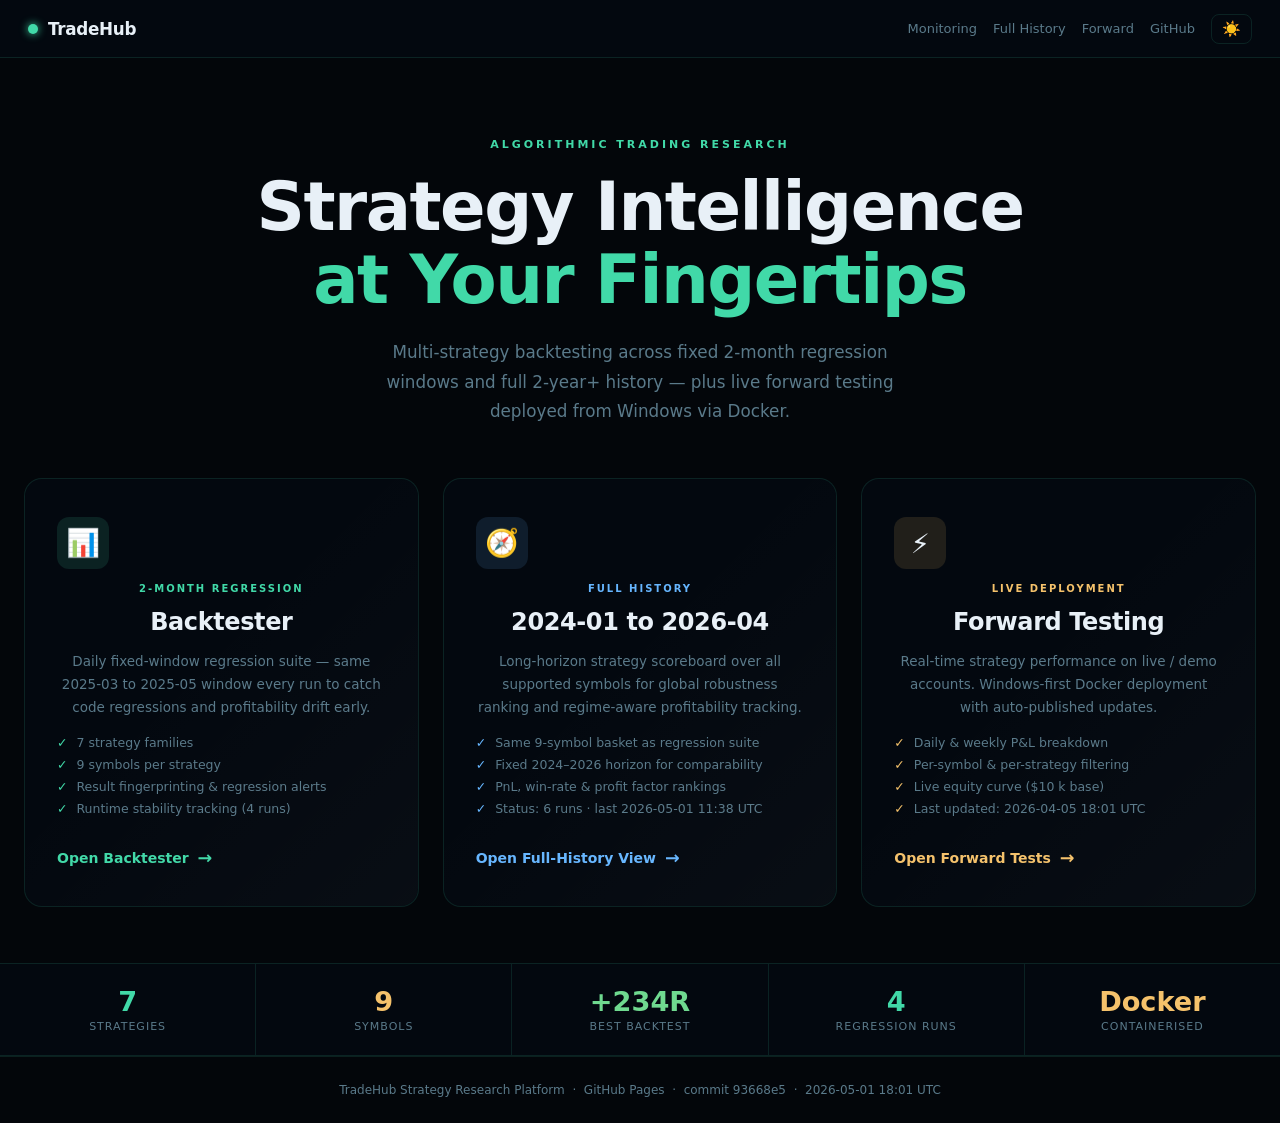
<file: index.html>
<!DOCTYPE html>
<html lang="en" data-theme="dark">
<head>
<meta charset="UTF-8">
<meta name="viewport" content="width=device-width, initial-scale=1.0">
<title>TradeHub — Strategy Research Platform</title>
<style>
  :root,[data-theme=dark]{
    --bg:#03060a;--bg2:#060c12;--panel:rgba(4,9,16,.97);
    --border:rgba(65,217,168,.13);--accent:#41d9a8;
    --good:#6fd98f;--danger:#ff7b61;--warn:#f5c26b;
    --text:#e8f0f7;--muted:#5a7a8a;
    --font:'Segoe UI',system-ui,-apple-system,sans-serif;
  }
  [data-theme=light]{
    --bg:#f0f4f8;--bg2:#e2e8ef;--panel:rgba(255,255,255,.97);
    --border:rgba(0,0,0,.1);--text:#1a2733;--muted:#5a7a8a;
  }
  *{box-sizing:border-box;margin:0;padding:0;}
  html,body{height:100%;}
  body{background:var(--bg);color:var(--text);font-family:var(--font);min-height:100vh;overflow-x:hidden;}
  header{
    position:sticky;top:0;z-index:100;
    display:flex;align-items:center;justify-content:space-between;
    padding:0 28px;height:58px;
    background:var(--panel);border-bottom:1px solid var(--border);
    backdrop-filter:blur(12px);
  }
  .brand{display:flex;align-items:center;gap:10px;text-decoration:none;color:var(--text);}
  .brand-dot{
    width:10px;height:10px;border-radius:50%;
    background:var(--accent);box-shadow:0 0 8px var(--accent);
    animation:pulse 2.4s ease-in-out infinite;
  }
  @keyframes pulse{0%,100%{opacity:1;transform:scale(1);}50%{opacity:.55;transform:scale(.8);}}
  .brand-name{font-weight:800;font-size:1.05rem;letter-spacing:-.3px;}
  .hdr-right{display:flex;align-items:center;gap:16px;}
  .hdr-link{color:var(--muted);text-decoration:none;font-size:13px;transition:color .2s;}
  .hdr-link:hover{color:var(--accent);}
  #theme-btn{
    background:none;border:1px solid var(--border);border-radius:8px;
    padding:5px 10px;cursor:pointer;font-size:15px;color:var(--text);
    transition:border-color .2s;
  }
  #theme-btn:hover{border-color:var(--accent);}
  .hero{
    display:flex;flex-direction:column;align-items:center;
    justify-content:center;text-align:center;
    padding:80px 24px 56px;
  }
  .hero-eyebrow{
    font-size:11px;letter-spacing:3px;text-transform:uppercase;
    color:var(--accent);margin-bottom:20px;font-weight:600;
  }
  .hero-title{
    font-size:clamp(2.2rem,6vw,4.2rem);font-weight:900;
    line-height:1.08;letter-spacing:-1.5px;margin-bottom:22px;max-width:780px;
  }
  .hero-title .hi{color:var(--accent);}
  .hero-sub{
    font-size:1.05rem;color:var(--muted);max-width:540px;line-height:1.75;
    margin-bottom:52px;
  }
  .panels{
    display:grid;gap:24px;width:100%;max-width:920px;
    grid-template-columns:1fr;
  }
  @media(min-width:680px){.panels{grid-template-columns:repeat(2,minmax(0,1fr));}}
  @media(min-width:1060px){.panels{grid-template-columns:repeat(3,minmax(0,1fr));max-width:1240px;}}
  .panel{
    position:relative;overflow:hidden;
    background:var(--panel);border:1px solid var(--border);border-radius:18px;
    padding:38px 32px;text-decoration:none;color:inherit;
    display:flex;flex-direction:column;gap:14px;
    transition:transform .28s cubic-bezier(.4,0,.2,1),box-shadow .28s,border-color .28s;
  }
  .panel:hover{transform:translateY(-5px);box-shadow:0 20px 44px rgba(0,0,0,.55);}
  .panel-bt:hover{border-color:var(--accent);box-shadow:0 20px 44px rgba(0,0,0,.4),0 0 0 1px var(--accent);}
  .panel-ft:hover{border-color:var(--warn);box-shadow:0 20px 44px rgba(0,0,0,.4),0 0 0 1px var(--warn);}
  .panel-fh:hover{border-color:#66b6ff;box-shadow:0 20px 44px rgba(0,0,0,.4),0 0 0 1px #66b6ff;}
  .panel::after{
    content:'';position:absolute;inset:0;border-radius:18px;
    background:linear-gradient(135deg,transparent 40%,rgba(255,255,255,.025) 100%);
    pointer-events:none;
  }
  .panel-icon{
    width:52px;height:52px;border-radius:12px;
    display:flex;align-items:center;justify-content:center;font-size:1.7rem;
  }
  .panel-bt .panel-icon{background:rgba(65,217,168,.12);}
  .panel-ft .panel-icon{background:rgba(245,194,107,.12);}
  .panel-fh .panel-icon{background:rgba(102,182,255,.12);}
  .panel-lbl{font-size:10px;letter-spacing:2px;text-transform:uppercase;font-weight:700;}
  .panel-bt .panel-lbl{color:var(--accent);}
  .panel-ft .panel-lbl{color:var(--warn);}
  .panel-fh .panel-lbl{color:#66b6ff;}
  .panel-title{font-size:1.5rem;font-weight:800;letter-spacing:-.4px;}
  .panel-desc{font-size:13.5px;color:var(--muted);line-height:1.7;}
  .panel-features{display:flex;flex-direction:column;gap:7px;margin-top:2px;}
  .feat{display:flex;align-items:center;gap:9px;font-size:12.5px;color:var(--muted);}
  .feat::before{content:'✓';font-weight:700;}
  .panel-bt .feat::before{color:var(--accent);}
  .panel-ft .feat::before{color:var(--warn);}
  .panel-fh .feat::before{color:#66b6ff;}
  .panel-cta{
    margin-top:auto;padding-top:18px;
    display:flex;align-items:center;gap:9px;font-size:14px;font-weight:700;
  }
  .panel-bt .panel-cta{color:var(--accent);}
  .panel-ft .panel-cta{color:var(--warn);}
  .panel-fh .panel-cta{color:#66b6ff;}
  .arrow{font-size:1.1rem;transition:transform .2s;}
  .panel:hover .arrow{transform:translateX(4px);}
  .stats-strip{
    display:flex;flex-wrap:wrap;justify-content:center;
    border-top:1px solid var(--border);border-bottom:1px solid var(--border);
    background:var(--panel);
  }
  .stat-item{
    flex:1;min-width:150px;padding:22px 36px;
    text-align:center;border-right:1px solid var(--border);
  }
  .stat-item:last-child{border-right:none;}
  .stat-val{font-size:1.7rem;font-weight:800;}
  .stat-lbl{font-size:11px;color:var(--muted);text-transform:uppercase;letter-spacing:1px;margin-top:3px;}
  footer{
    text-align:center;padding:26px 24px;
    color:var(--muted);font-size:12px;border-top:1px solid var(--border);
  }
  footer a{color:var(--muted);text-decoration:none;}
  footer a:hover{color:var(--accent);}
</style>
</head>
<body>

<header>
  <a class="brand" href="#">
    <span class="brand-dot"></span>
    <span class="brand-name">TradeHub</span>
  </a>
  <div class="hdr-right">
    <a class="hdr-link" href="reports/monitoring/latest/index.html">Monitoring</a>
    <a class="hdr-link" href="reports/monitoring/full-history/index.html">Full History</a>
    <a class="hdr-link" href="forward/index.html">Forward</a>
    <a class="hdr-link" href="https://github.com/leweex95/tradehub-pages" target="_blank">GitHub</a>
    <button id="theme-btn" title="Toggle theme">🌙</button>
  </div>
</header>

<main class="hero" id="panels">
  <div class="hero-eyebrow">Algorithmic Trading Research</div>
  <h1 class="hero-title">
    Strategy Intelligence<br><span class="hi">at Your Fingertips</span>
  </h1>
  <p class="hero-sub">
    Multi-strategy backtesting across fixed 2-month regression windows and full
    2-year+ history — plus live forward testing deployed from Windows via Docker.
  </p>

  <div class="panels">

    <!-- 2-month regression Backtester panel -->
    <a class="panel panel-bt" href="reports/monitoring/latest/index.html">
      <div class="panel-icon">📊</div>
      <div class="panel-lbl">2-Month Regression</div>
      <h2 class="panel-title">Backtester</h2>
      <p class="panel-desc">
        Daily fixed-window regression suite — same 2025-03 to 2025-05 window
        every run to catch code regressions and profitability drift early.
      </p>
      <div class="panel-features">
        <div class="feat">7 strategy families</div>
        <div class="feat">9 symbols per strategy</div>
        <div class="feat">Result fingerprinting &amp; regression alerts</div>
        <div class="feat">Runtime stability tracking (4 runs)</div>
      </div>
      <div class="panel-cta">Open Backtester <span class="arrow">→</span></div>
    </a>

    <!-- 2-year+ Full History panel -->
    <a class="panel panel-fh" href="reports/monitoring/full-history/index.html">
      <div class="panel-icon">🧭</div>
      <div class="panel-lbl">Full History</div>
      <h2 class="panel-title">2024-01 to 2026-04</h2>
      <p class="panel-desc">
        Long-horizon strategy scoreboard over all supported symbols for global
        robustness ranking and regime-aware profitability tracking.
      </p>
      <div class="panel-features">
        <div class="feat">Same 9-symbol basket as regression suite</div>
        <div class="feat">Fixed 2024–2026 horizon for comparability</div>
        <div class="feat">PnL, win-rate &amp; profit factor rankings</div>
        <div class="feat">Status: 6 runs · last 2026-05-01 11:38 UTC</div>
      </div>
      <div class="panel-cta">Open Full-History View <span class="arrow">→</span></div>
    </a>

    <!-- Forward Testing panel -->
    <a class="panel panel-ft" href="forward/index.html">
      <div class="panel-icon">⚡</div>
      <div class="panel-lbl">Live Deployment</div>
      <h2 class="panel-title">Forward Testing</h2>
      <p class="panel-desc">
        Real-time strategy performance on live / demo accounts.
        Windows-first Docker deployment with auto-published updates.
      </p>
      <div class="panel-features">
        <div class="feat">Daily &amp; weekly P&amp;L breakdown</div>
        <div class="feat">Per-symbol &amp; per-strategy filtering</div>
        <div class="feat">Live equity curve ($10 k base)</div>
        <div class="feat">Last updated: 2026-04-05 18:01 UTC</div>
      </div>
      <div class="panel-cta">Open Forward Tests <span class="arrow">→</span></div>
    </a>

  </div>
</main>

<div class="stats-strip">
  <div class="stat-item">
    <div class="stat-val" style="color:var(--accent)">7</div>
    <div class="stat-lbl">Strategies</div>
  </div>
  <div class="stat-item">
    <div class="stat-val" style="color:var(--warn)">9</div>
    <div class="stat-lbl">Symbols</div>
  </div>
  <div class="stat-item">
    <div class="stat-val" style="color:var(--good)">+234R</div>
    <div class="stat-lbl">Best Backtest</div>
  </div>
  <div class="stat-item">
    <div class="stat-val" style="color:var(--accent)">4</div>
    <div class="stat-lbl">Regression Runs</div>
  </div>
  <div class="stat-item">
    <div class="stat-val" style="color:var(--warn)">Docker</div>
    <div class="stat-lbl">Containerised</div>
  </div>
</div>

<footer>
  <p>TradeHub Strategy Research Platform &nbsp;·&nbsp;
  <a href="https://github.com/leweex95/tradehub-pages">GitHub Pages</a>
  &nbsp;·&nbsp; commit 93668e5 &nbsp;·&nbsp; 2026-05-01 18:01 UTC
  </p>
</footer>

<script>
(function(){
  var btn=document.getElementById('theme-btn');
  var h=document.documentElement;
  var s=localStorage.getItem('th-theme')||'dark';
  h.setAttribute('data-theme',s);
  btn.textContent=s==='dark'?'☀️':'🌙';
  btn.addEventListener('click',function(){
    var t=h.getAttribute('data-theme')==='dark'?'light':'dark';
    h.setAttribute('data-theme',t);
    localStorage.setItem('th-theme',t);
    btn.textContent=t==='dark'?'☀️':'🌙';
  });
})();
</script>
</body>
</html>
</file>
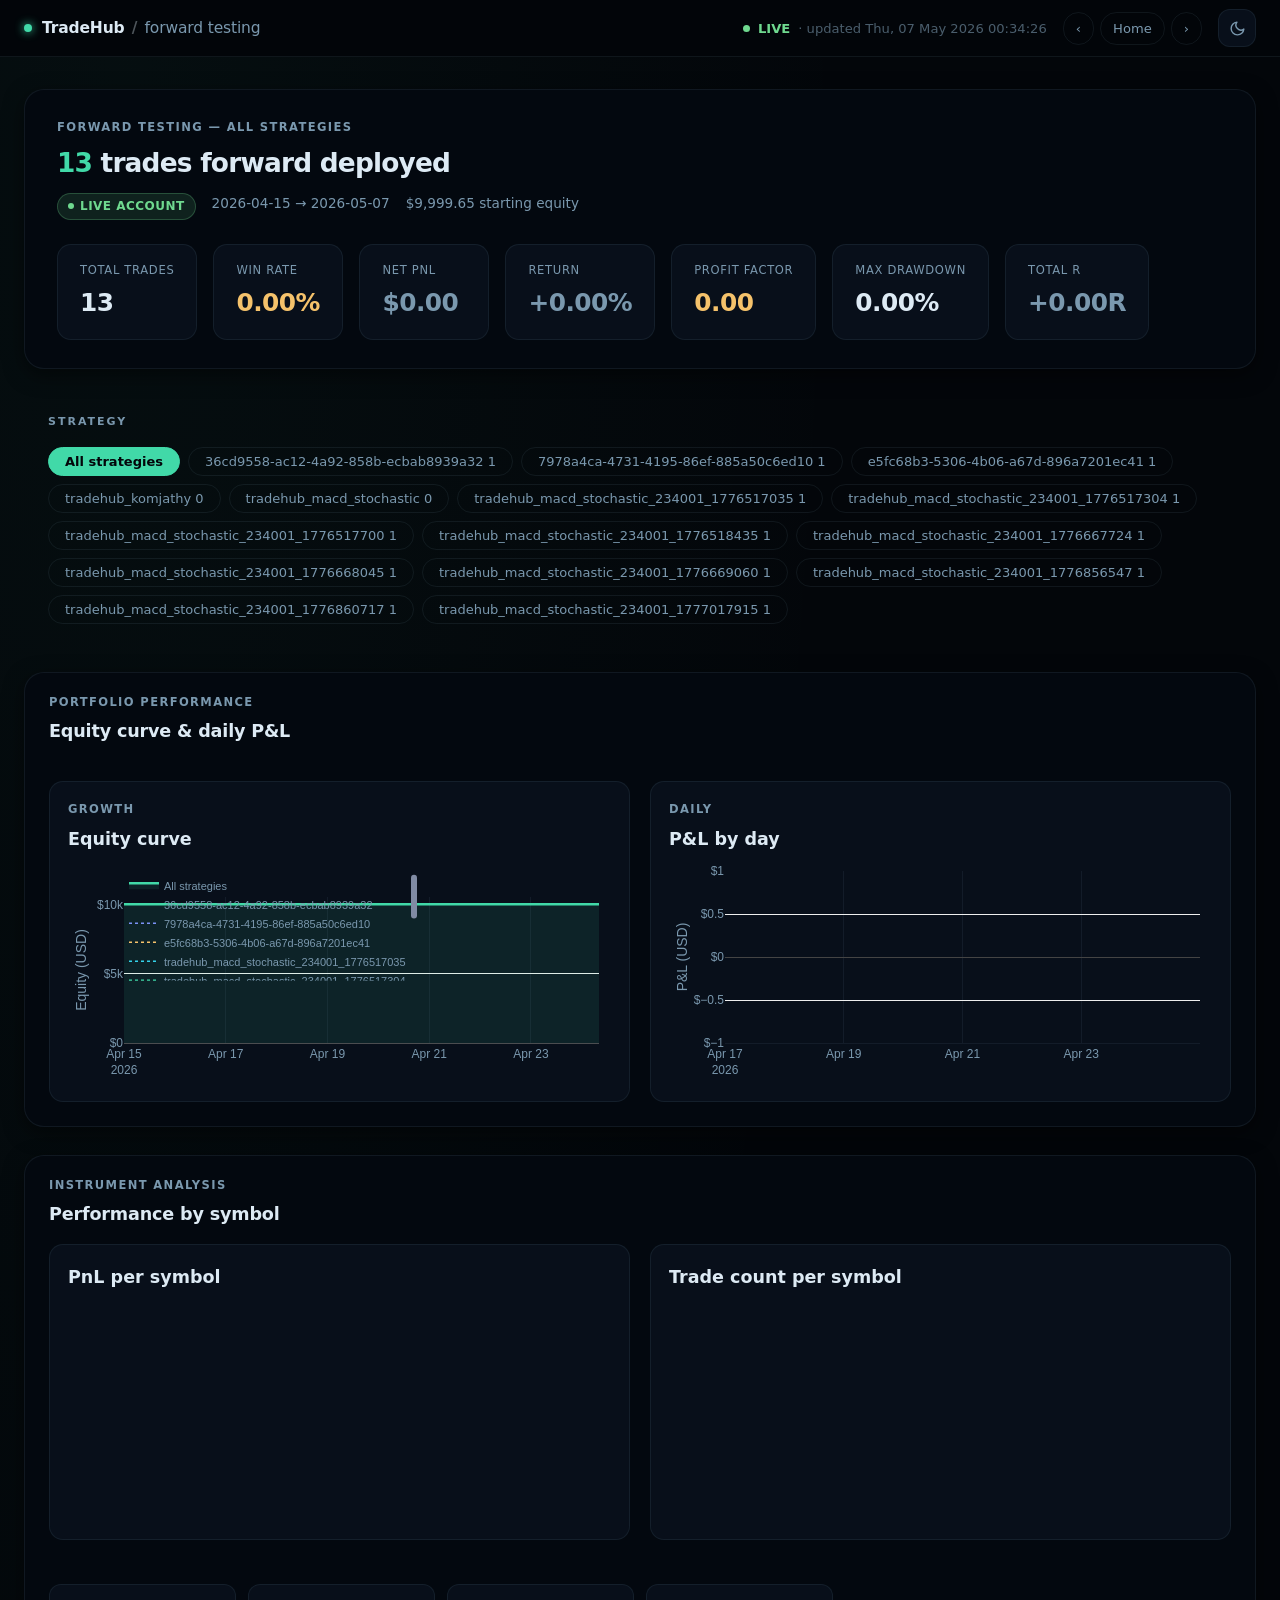
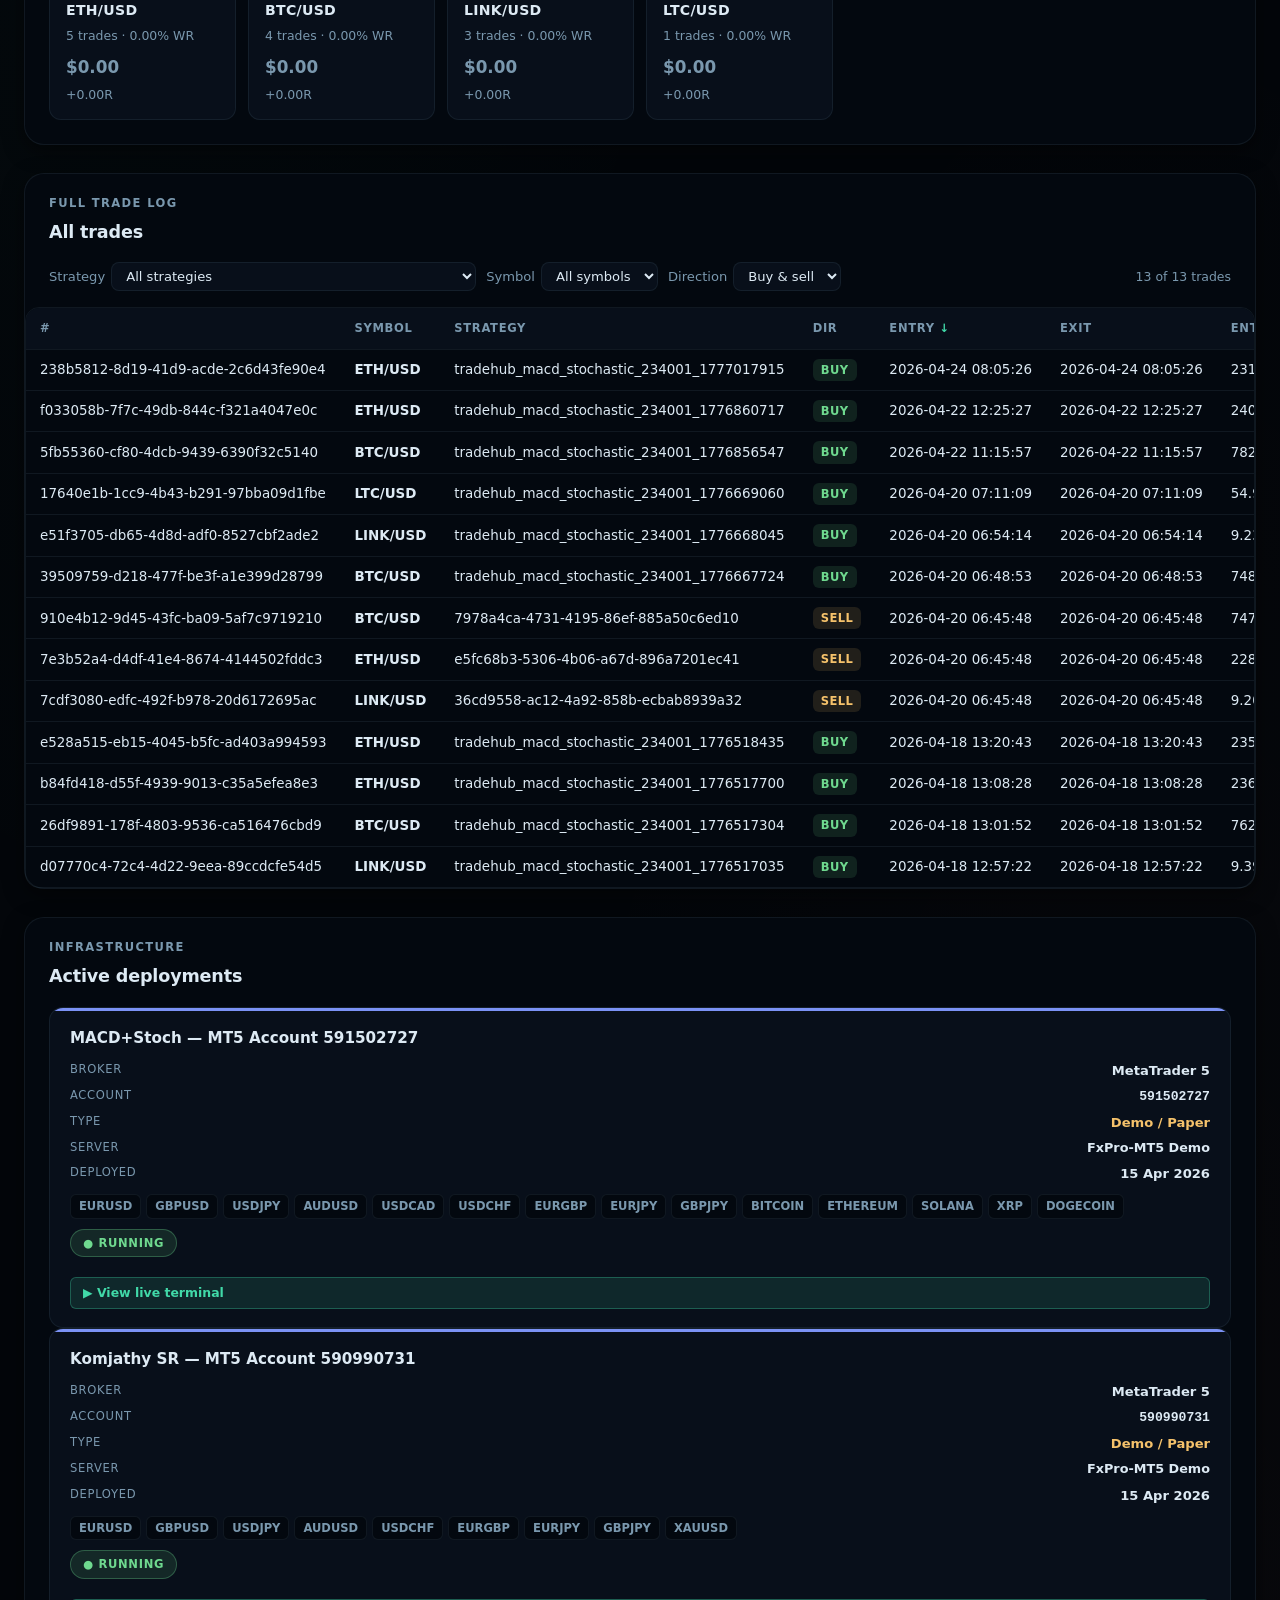
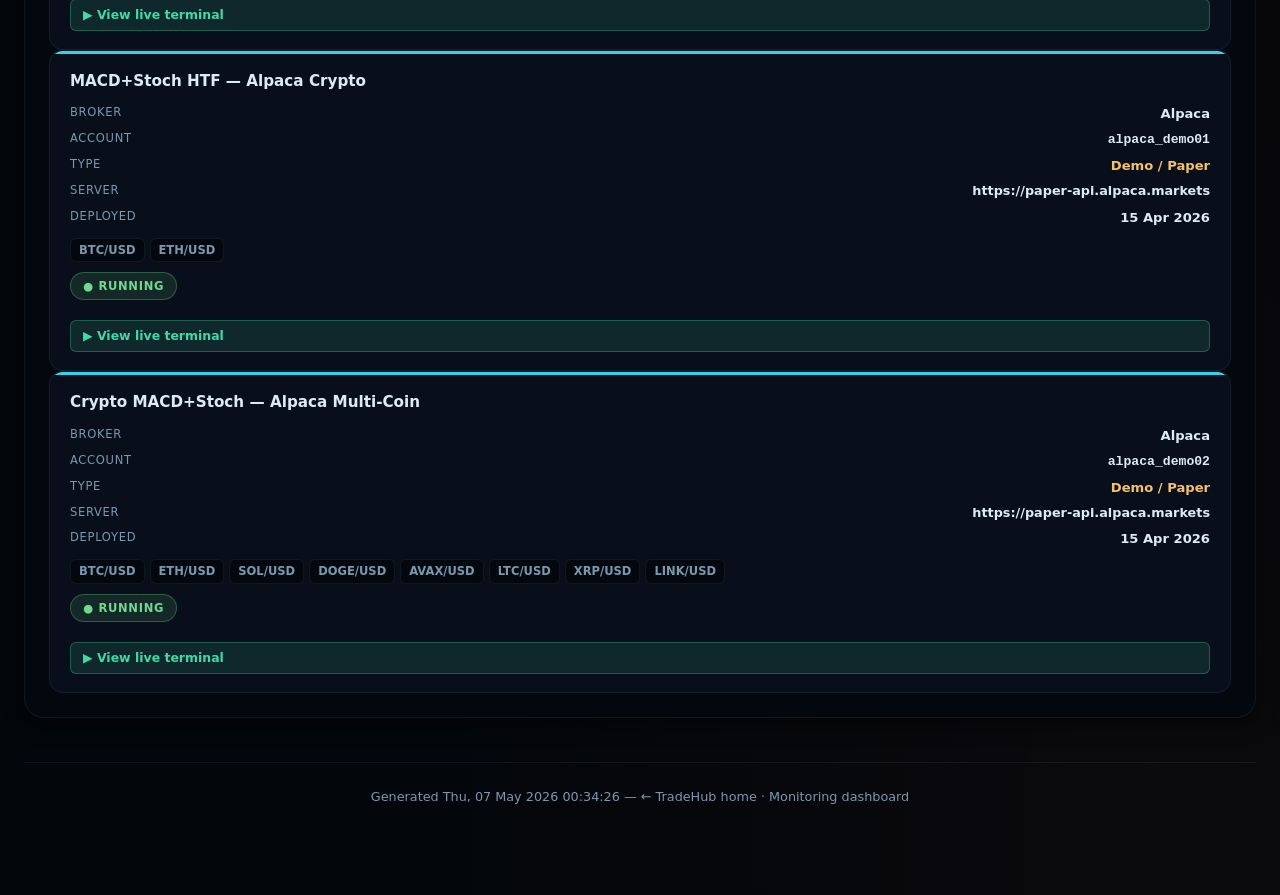
<file: forward/index.html>
<!DOCTYPE html>
<html lang="en">
<head>
  <meta charset="UTF-8" />
  <meta name="viewport" content="width=device-width, initial-scale=1.0" />
  <meta http-equiv="Cache-Control" content="no-cache, no-store, must-revalidate" />
  <meta http-equiv="Pragma" content="no-cache" />
  <meta http-equiv="Expires" content="0" />
  <title>TradeHub — Forward Testing</title>
  <link rel="stylesheet" href="styles.css" />
  <script src="https://cdn.plot.ly/plotly-2.35.2.min.js"></script>
</head>
<body>

  <!-- ── Header ──────────────────────────────────────────────────── -->
  <header class="site-header">
    <div class="header-inner">
      <div class="header-brand">
        <span class="brand-dot"></span>
        <span class="brand-name">TradeHub
          <span class="brand-slash">/</span>
          <span class="brand-muted">forward testing</span>
        </span>
      </div>
      <div class="header-right">
        <div id="header-status" class="header-status"></div>
        <nav class="forward-nav" aria-label="Site navigation">
          <a href="../reports/monitoring/full-history/index.html" class="back-link" title="← Full History">&#8249;</a>
          <a href="../index.html" class="back-link">Home</a>
          <a href="../reports/monitoring/latest/index.html" class="back-link" title="Monitoring →">&#8250;</a>
        </nav>
        <button id="theme-toggle" class="theme-btn" aria-label="Toggle theme">
          <span class="theme-icon theme-icon-dark">
            <svg width="17" height="17" viewBox="0 0 24 24" fill="none" stroke="currentColor" stroke-width="2" stroke-linecap="round" stroke-linejoin="round"><path d="M21 12.79A9 9 0 1 1 11.21 3 7 7 0 0 0 21 12.79z"/></svg>
          </span>
          <span class="theme-icon theme-icon-light">
            <svg width="17" height="17" viewBox="0 0 24 24" fill="none" stroke="currentColor" stroke-width="2" stroke-linecap="round" stroke-linejoin="round"><circle cx="12" cy="12" r="5"/><line x1="12" y1="1" x2="12" y2="3"/><line x1="12" y1="21" x2="12" y2="23"/><line x1="4.22" y1="4.22" x2="5.64" y2="5.64"/><line x1="18.36" y1="18.36" x2="19.78" y2="19.78"/><line x1="1" y1="12" x2="3" y2="12"/><line x1="21" y1="12" x2="23" y2="12"/><line x1="4.22" y1="19.78" x2="5.64" y2="18.36"/><line x1="18.36" y1="5.64" x2="19.78" y2="4.22"/></svg>
          </span>
        </button>
      </div>
    </div>
  </header>

  <main class="page">

    <!-- ── Hero ─────────────────────────────────────────────────── -->
    <section class="hero panel" id="hero"></section>

    <!-- ── Strategy filter pills ─────────────────────────────────── -->
    <div class="strategy-filter" id="strategy-filter"></div>

    <!-- ── Equity + Daily PnL charts ────────────────────────────── -->
    <section class="panel">
      <div class="section-header">
        <p class="eyebrow">Portfolio performance</p>
        <h2 class="section-title" id="equity-section-title">Equity curve &amp; daily P&amp;L</h2>
      </div>
      <div class="chart-pair">
        <article class="chart-card">
          <div class="chart-card-head">
            <div><p class="eyebrow">Growth</p><h3>Equity curve</h3></div>
          </div>
          <div class="plot" id="equity-chart"></div>
        </article>
        <article class="chart-card">
          <div class="chart-card-head">
            <div><p class="eyebrow">Daily</p><h3>P&amp;L by day</h3></div>
          </div>
          <div class="plot" id="daily-chart"></div>
        </article>
      </div>
    </section>

    <!-- ── Symbol breakdown ──────────────────────────────────────── -->
    <section class="panel">
      <div class="section-header">
        <p class="eyebrow">Instrument analysis</p>
        <h2 class="section-title">Performance by symbol</h2>
      </div>
      <div class="chart-pair" style="padding-top:0">
        <article class="chart-card">
          <div class="chart-card-head"><div><h3>PnL per symbol</h3></div></div>
          <div class="plot" id="sym-pnl-chart"></div>
        </article>
        <article class="chart-card">
          <div class="chart-card-head"><div><h3>Trade count per symbol</h3></div></div>
          <div class="plot" id="sym-count-chart"></div>
        </article>
      </div>
      <div class="sym-grid" id="sym-grid"></div>
    </section>

    <!-- ── Trade log ─────────────────────────────────────────────── -->
    <section class="panel">
      <div class="section-header">
        <p class="eyebrow">Full trade log</p>
        <h2 class="section-title">All trades</h2>
      </div>
      <div style="padding: 0 24px 16px">
        <div class="filters" id="trade-filters"></div>
      </div>
      <div class="table-wrap" id="trade-table-wrap"><p class="empty-state">Loading trades…</p></div>
    </section>

    <!-- ── Deployments ──────────────────────────────────────────────── -->
    <section class="panel" id="deployments-section" style="display:none">
      <div class="section-header">
        <p class="eyebrow">Infrastructure</p>
        <h2 class="section-title">Active deployments</h2>
      </div>
      <div id="deployments-grid" style="padding:0 24px 24px"></div>
    </section>

    <!-- ── Footer ────────────────────────────────────────────────── -->
    <footer class="footer" id="footer"></footer>

  </main>

  <!-- ── Trade visualization modal ──────────────────────────────── -->
  <div id="trade-modal" class="trade-modal-overlay" role="dialog" aria-modal="true" aria-label="Trade detail">
    <div class="trade-modal">
      <button class="modal-close" id="modal-close-btn" aria-label="Close">&times;</button>
      <div class="modal-header">
        <h3 id="modal-title"></h3>
        <div class="modal-chips" id="modal-chips"></div>
      </div>
      <div id="modal-chart" class="modal-chart"></div>
      <div class="modal-stats" id="modal-stats"></div>
    </div>
  </div>

  <script src="app.js"></script>
</body>
</html>
</file>
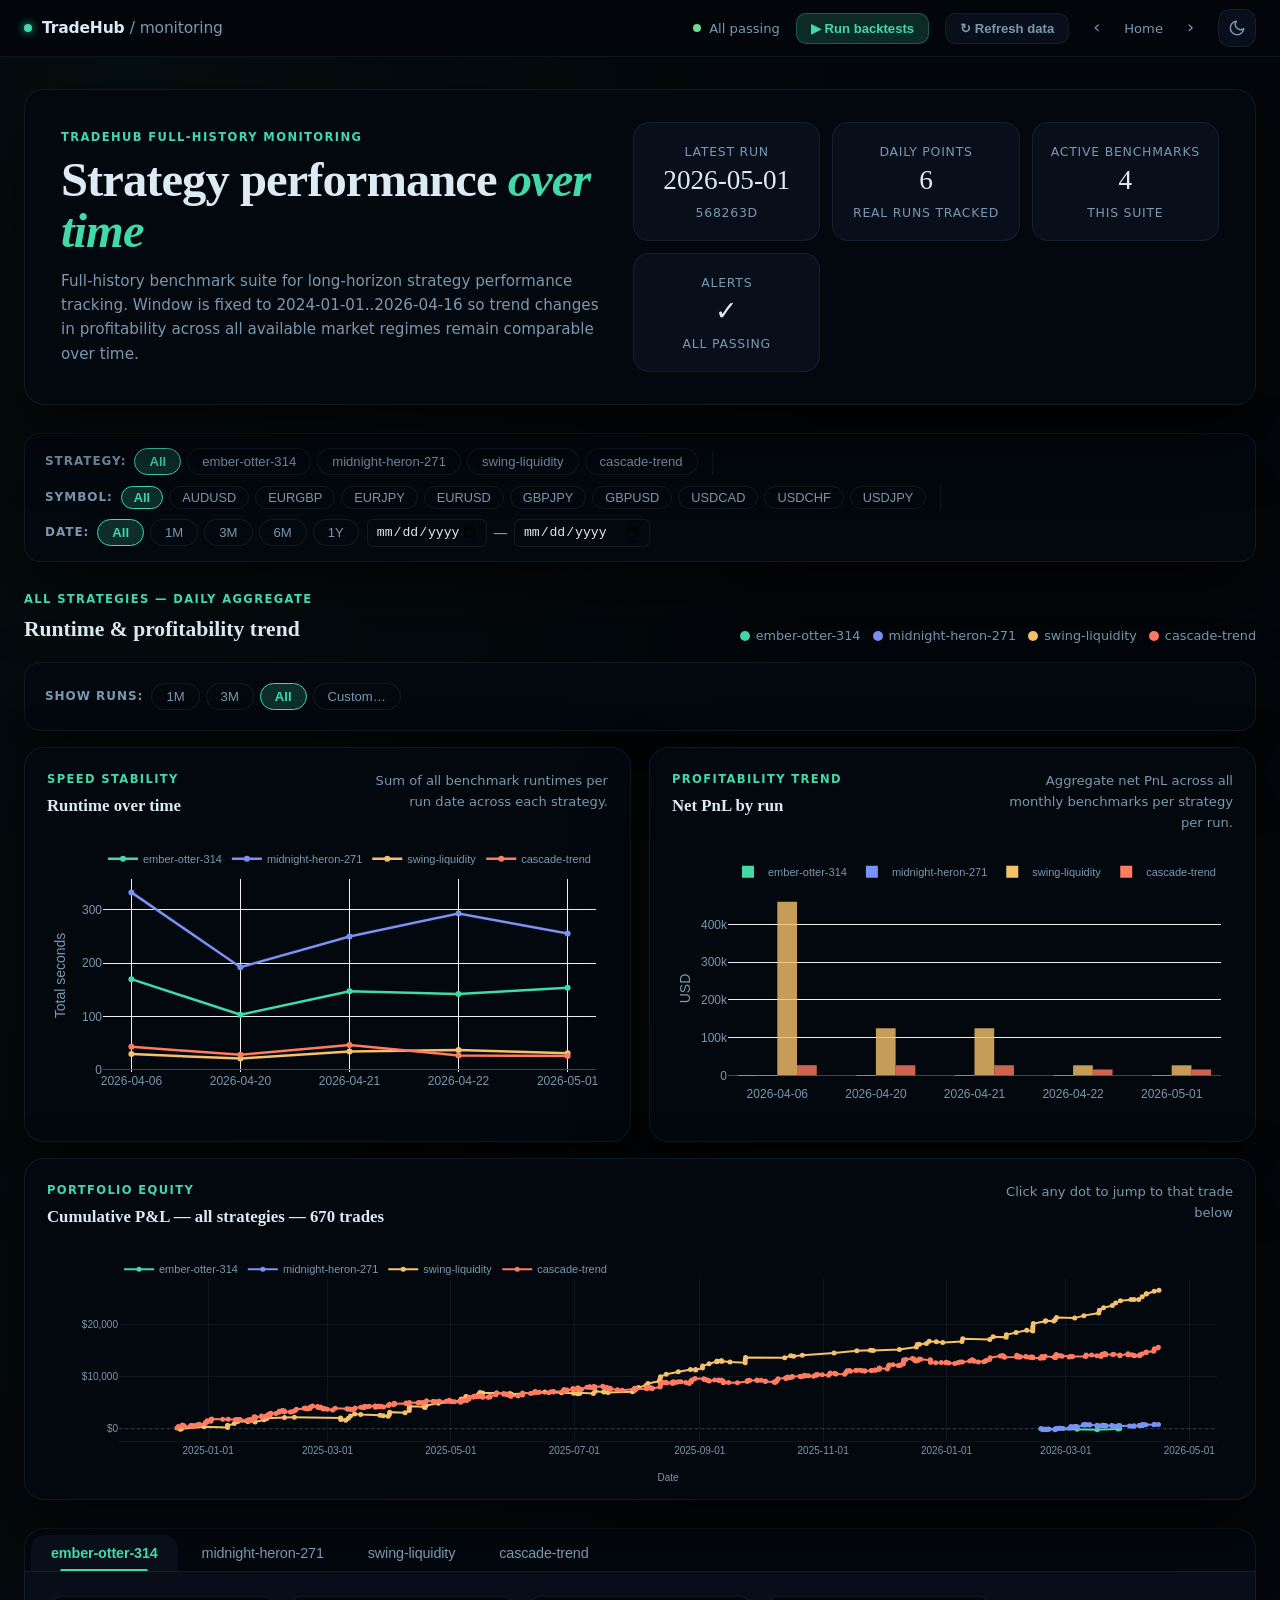
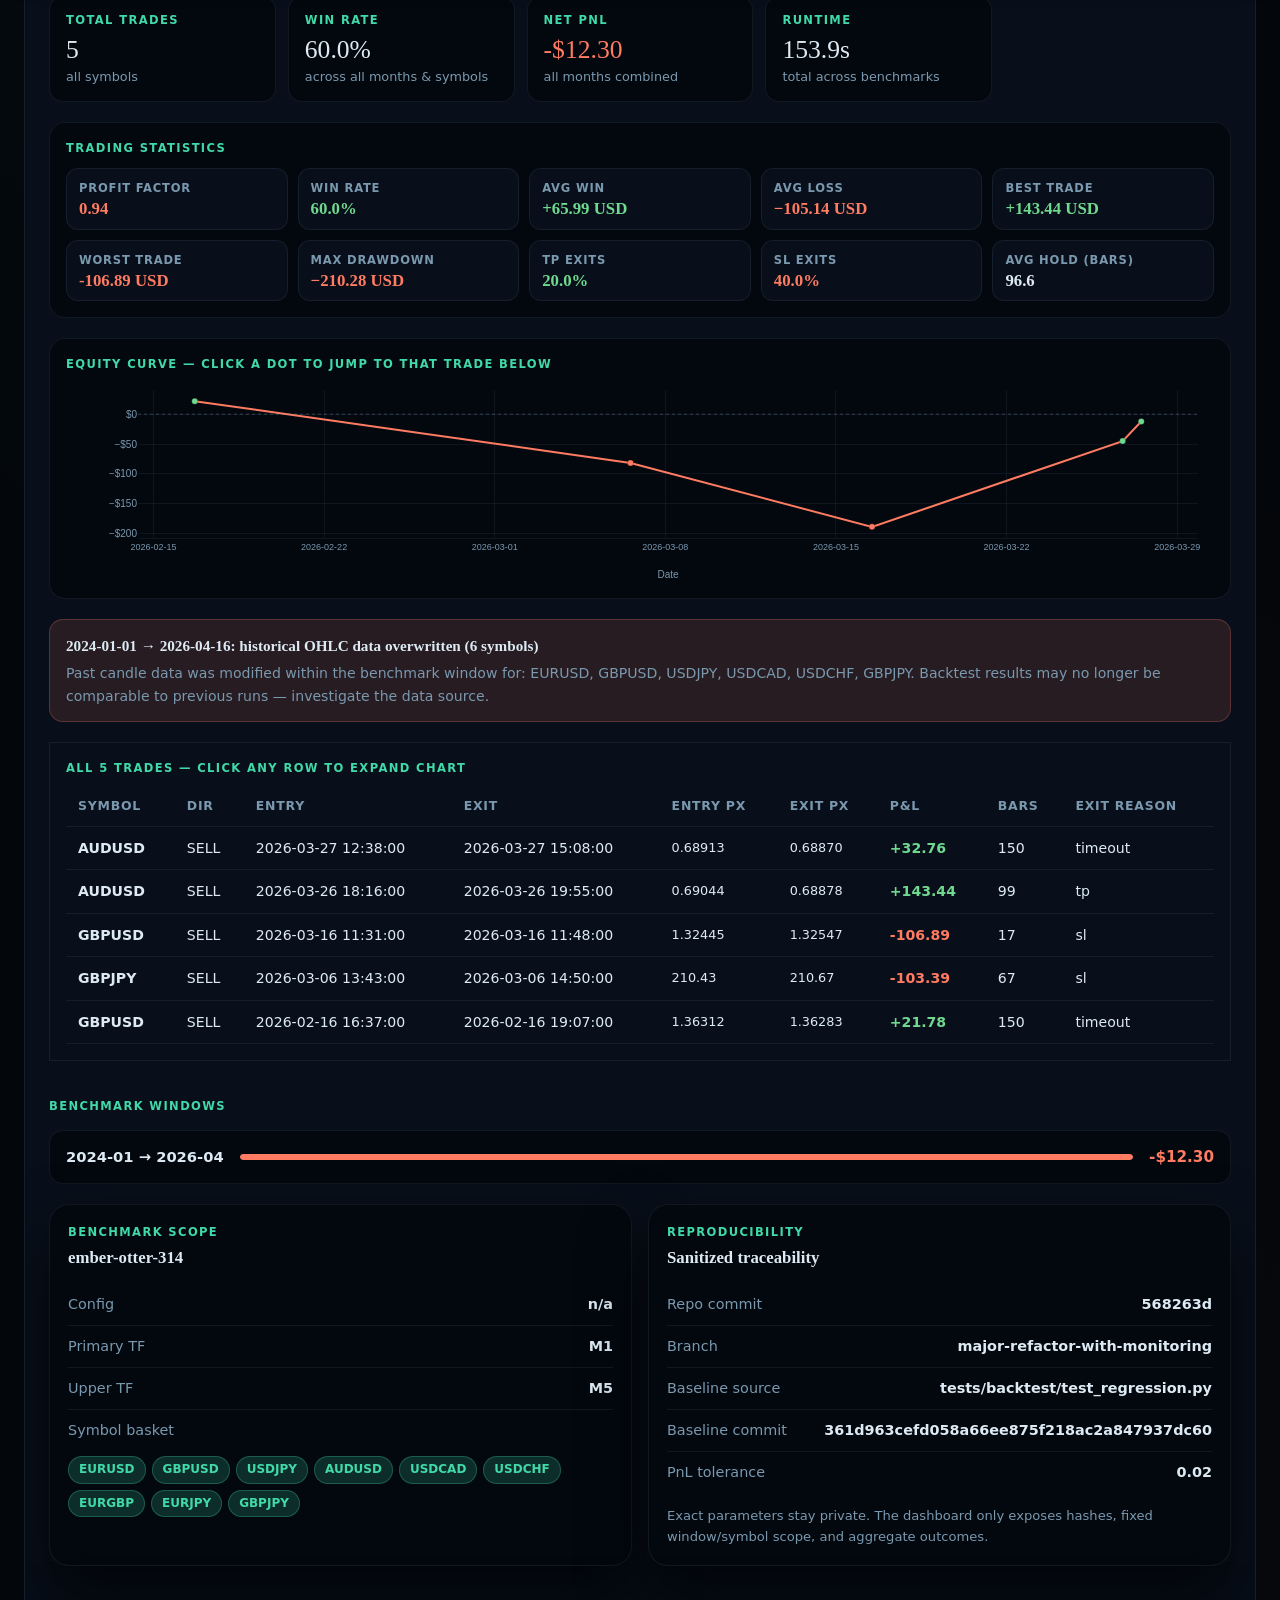
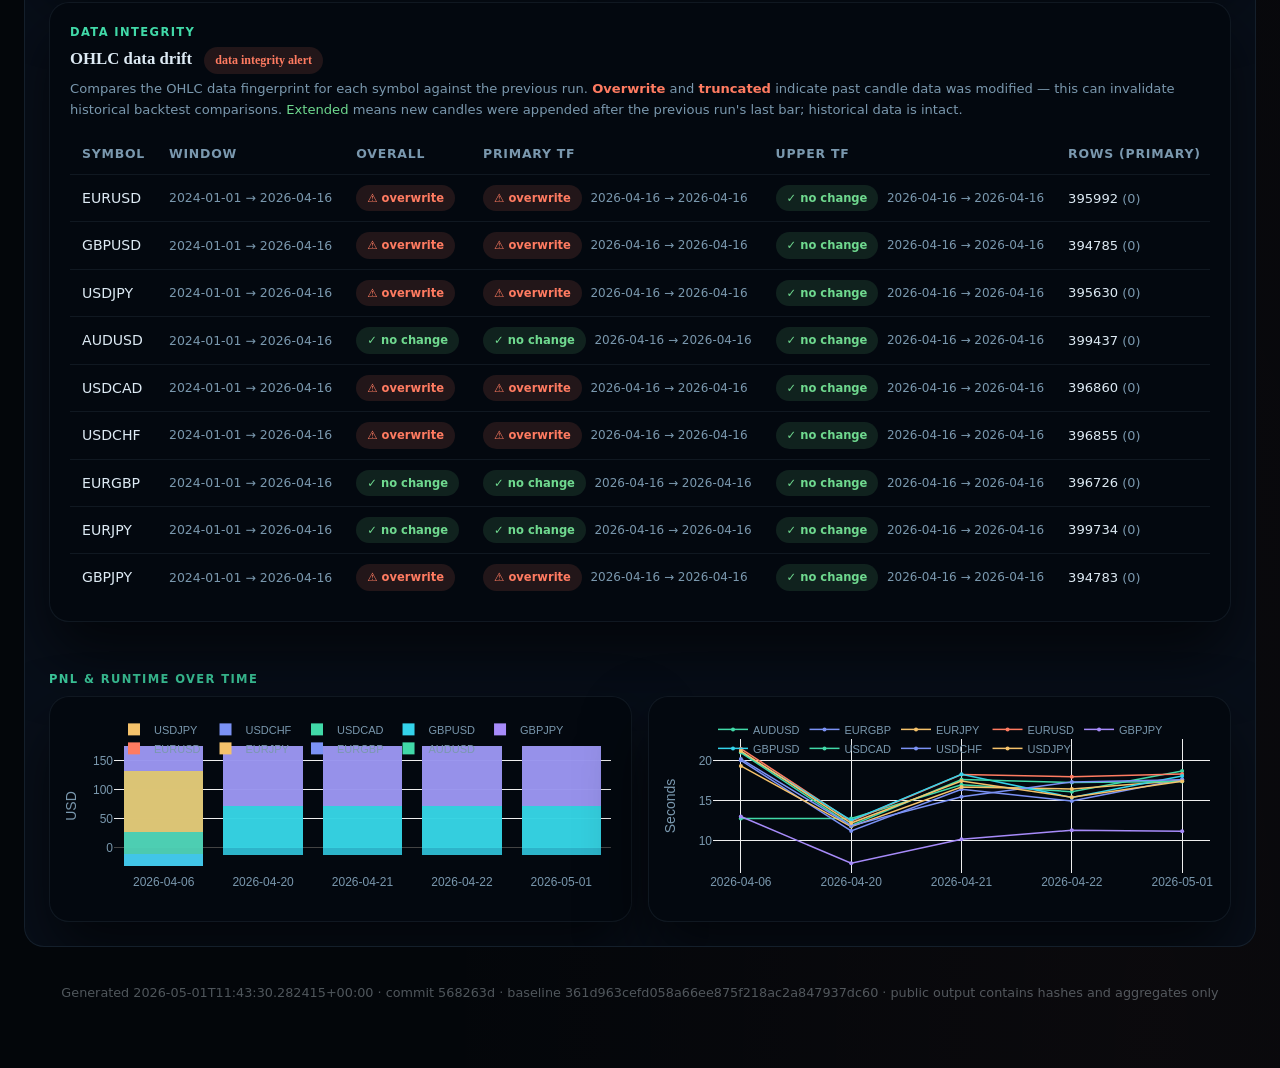
<file: reports/monitoring/full-history/index.html>
<!DOCTYPE html>
<html lang="en" data-theme="dark">
<head>
  <meta charset="UTF-8" />
  <meta name="viewport" content="width=device-width, initial-scale=1.0" />
  <title>TradeHub Monitoring</title>
  <link rel="stylesheet" href="styles.css" />
  <script src="https://cdn.plot.ly/plotly-2.35.2.min.js"></script>
</head>
<body>

  <!-- ── Header ──────────────────────────────────────────────────────────── -->
  <header class="site-header">
    <div class="header-inner">
      <div class="header-brand">
        <span class="brand-dot"></span>
        <span class="brand-name">TradeHub <span class="brand-muted">/ monitoring</span></span>
      </div>
      <div class="header-right">
        <div id="header-status" class="header-status"></div>
        <button id="ci-run-btn" class="ci-run-btn" title="Trigger the monitoring backtest CI job and redeploy to GitHub Pages">
          &#9654; Run backtests
        </button>
        <button id="refresh-btn" class="refresh-btn" title="Re-fetch monitoring-history.json and reload the dashboard">
          &#x21bb; Refresh data
        </button>
        <nav class="header-nav" aria-label="Site navigation">
          <a id="nav-prev" href="#" class="header-nav-link nav-arrow" title="Previous panel">&#8249;</a>
          <a href="../../../index.html" class="header-nav-link">Home</a>
          <a id="nav-next" href="#" class="header-nav-link nav-arrow" title="Next panel">&#8250;</a>
        </nav>
        <button id="theme-toggle" class="theme-btn" aria-label="Toggle theme" title="Toggle dark / light">
          <span class="theme-icon theme-icon-dark">
            <svg width="18" height="18" viewBox="0 0 24 24" fill="none" stroke="currentColor" stroke-width="2" stroke-linecap="round" stroke-linejoin="round"><path d="M21 12.79A9 9 0 1 1 11.21 3 7 7 0 0 0 21 12.79z"/></svg>
          </span>
          <span class="theme-icon theme-icon-light">
            <svg width="18" height="18" viewBox="0 0 24 24" fill="none" stroke="currentColor" stroke-width="2" stroke-linecap="round" stroke-linejoin="round"><circle cx="12" cy="12" r="5"/><line x1="12" y1="1" x2="12" y2="3"/><line x1="12" y1="21" x2="12" y2="23"/><line x1="4.22" y1="4.22" x2="5.64" y2="5.64"/><line x1="18.36" y1="18.36" x2="19.78" y2="19.78"/><line x1="1" y1="12" x2="3" y2="12"/><line x1="21" y1="12" x2="23" y2="12"/><line x1="4.22" y1="19.78" x2="5.64" y2="18.36"/><line x1="18.36" y1="5.64" x2="19.78" y2="4.22"/></svg>
          </span>
        </button>
      </div>
    </div>
  </header>

  <main class="page">

    <!-- ── Hero ────────────────────────────────────────────────────────────── -->
    <section class="hero panel">
      <div class="hero-text">
        <p class="eyebrow" id="hero-eyebrow">TradeHub Monitoring</p>
        <h1>Strategy performance <em>over time</em></h1>
        <p class="lede" id="hero-lede"></p>
      </div>
      <div class="hero-kpis" id="hero-kpis"></div>
    </section>

    <!-- ── Global strategy filter (applies to all sections) ─────────────────── -->
    <div class="global-filter-bar" id="strat-filter"></div>

    <!-- ── Aggregate plots (all strategies, all runs) ───────────────────────── -->
    <section class="agg-section">
      <div class="agg-header">
        <div>
          <p class="eyebrow">All strategies — daily aggregate</p>
          <h2 class="section-title">Runtime &amp; profitability trend</h2>
        </div>
        <div class="agg-legend" id="agg-legend"></div>
      </div>
      <!-- Date range toggle for aggregate Runtime & Net PnL charts -->
      <div class="global-filter-bar" id="agg-date-toggle"></div>
      <div class="chart-pair">
        <article class="panel chart-card">
          <div class="chart-card-head">
            <div>
              <p class="eyebrow">Speed stability</p>
              <h3>Runtime over time</h3>
            </div>
            <p class="chart-note" id="agg-runtime-note"></p>
          </div>
          <div class="plot" id="agg-runtime-chart"></div>
        </article>
        <article class="panel chart-card">
          <div class="chart-card-head">
            <div>
              <p class="eyebrow">Profitability trend</p>
              <h3>Net PnL by run</h3>
            </div>
            <p class="chart-note" id="agg-pnl-note"></p>
          </div>
          <div class="plot" id="agg-pnl-chart"></div>
        </article>
      </div>
      <!-- Aggregate / single-strategy equity curve -->
      <article class="panel chart-card" id="agg-equity-wrap" style="display:none">
        <div class="chart-card-head">
          <div>
            <p class="eyebrow" id="agg-equity-eyebrow">Portfolio equity</p>
            <h3 id="agg-equity-title">Cumulative P&amp;L across all trades</h3>
          </div>
          <p class="chart-note" id="agg-equity-note">Click any dot to jump to that trade below</p>
        </div>
        <div id="agg-equity-chart" style="min-height:240px"></div>
      </article>
    </section>

    <!-- ── Strategy tabs ────────────────────────────────────────────────────── -->
    <section class="tabs-section">
      <div class="tabs-bar" id="tabs-bar" role="tablist"></div>
      <div class="tab-panes" id="tab-panes"></div>
    </section>

    <!-- ── Footer ───────────────────────────────────────────────────────────── -->
    <footer class="footer">
      <p id="footer-copy"></p>
    </footer>

  </main>
  <!-- ── CI configuration modal ────────────────────────────────────────── -->
  <div id="ci-config-modal" class="ci-modal-overlay" role="dialog" aria-modal="true" aria-label="CI run configuration" style="display:none">
    <div class="ci-modal">
      <button class="modal-close" id="ci-modal-close" aria-label="Close">&times;</button>
      <h3>Trigger monitoring CI run</h3>
      <p class="ci-modal-intro">This will trigger the <code>run-monitoring.yml</code> workflow on your self-hosted runner, run all backtests, and redeploy to GitHub Pages.</p>
      <div class="ci-form">
        <label class="ci-label" for="ci-repo-input">Source repository <span class="ci-label-hint">(owner/repo)</span></label>
        <input type="text" id="ci-repo-input" class="ci-input" placeholder="e.g. leweex95/tradehub" autocomplete="off" spellcheck="false">
        <label class="ci-label" for="ci-pat-input">GitHub Personal Access Token <span class="ci-label-hint">(workflow scope)</span></label>
        <input type="password" id="ci-pat-input" class="ci-input" placeholder="ghp_..." autocomplete="off" spellcheck="false">
        <label class="ci-remember">
          <input type="checkbox" id="ci-remember-check" checked>
          Remember in localStorage (only stored in your browser)
        </label>
      </div>
      <div class="ci-modal-actions">
        <button class="ci-cancel-btn" id="ci-modal-cancel">Cancel</button>
        <button class="ci-confirm-btn" id="ci-modal-run">&#9654; Trigger run</button>
      </div>
      <p class="ci-modal-note">&#128274; Your PAT is only sent to <strong>api.github.com</strong> over HTTPS. It is never sent to any third-party server.</p>
    </div>
  </div>

  <!-- ── Trade visualization modal ───────────────────────────────────────── -->
  <div id="trade-modal" class="trade-modal-overlay" role="dialog" aria-modal="true" aria-label="Trade detail">
    <div class="trade-modal">
      <button class="modal-close" id="modal-close-btn" aria-label="Close">&times;</button>
      <div class="modal-header">
        <h3 id="modal-title"></h3>
        <div class="modal-chips" id="modal-chips"></div>
      </div>
      <div class="modal-chart-wrap" style="display:flex;gap:8px;align-items:flex-start">
        <div id="modal-chart" class="modal-chart" style="flex:1;min-width:0"></div>
        <div class="candle-btns" id="modal-candle-btns" style="display:none;flex-direction:column;gap:6px;padding-top:8px">
          <button class="candle-btn candle-btn-before" id="modal-candle-before" title="+100 earlier candles" style="font-size:0.8rem;padding:4px 8px">↑ +100</button>
          <button class="candle-btn candle-btn-after"  id="modal-candle-after"  title="+100 later candles"  style="font-size:0.8rem;padding:4px 8px">↓ +100</button>
        </div>
      </div>
      <div class="modal-stats" id="modal-stats"></div>
    </div>
  </div>

  <script src="app.js?v=2"></script>
  <script>
    /* Panel navigation — detect current panel by URL and set prev/next hrefs */
    (function () {
      var path = window.location.pathname;
      var isLatest = path.indexOf('/latest/') !== -1;
      var prevEl = document.getElementById('nav-prev');
      var nextEl = document.getElementById('nav-next');
      if (isLatest) {
        prevEl.href  = '../../../forward/index.html';
        prevEl.title = '← Forward Testing';
        nextEl.href  = '../full-history/index.html';
        nextEl.title = 'Full History →';
      } else {
        /* full-history panel */
        prevEl.href  = '../latest/index.html';
        prevEl.title = '← Monitoring';
        nextEl.href  = '../../../forward/index.html';
        nextEl.title = 'Forward Testing →';
      }
    })();
  </script>
</body>
</html>
</file>
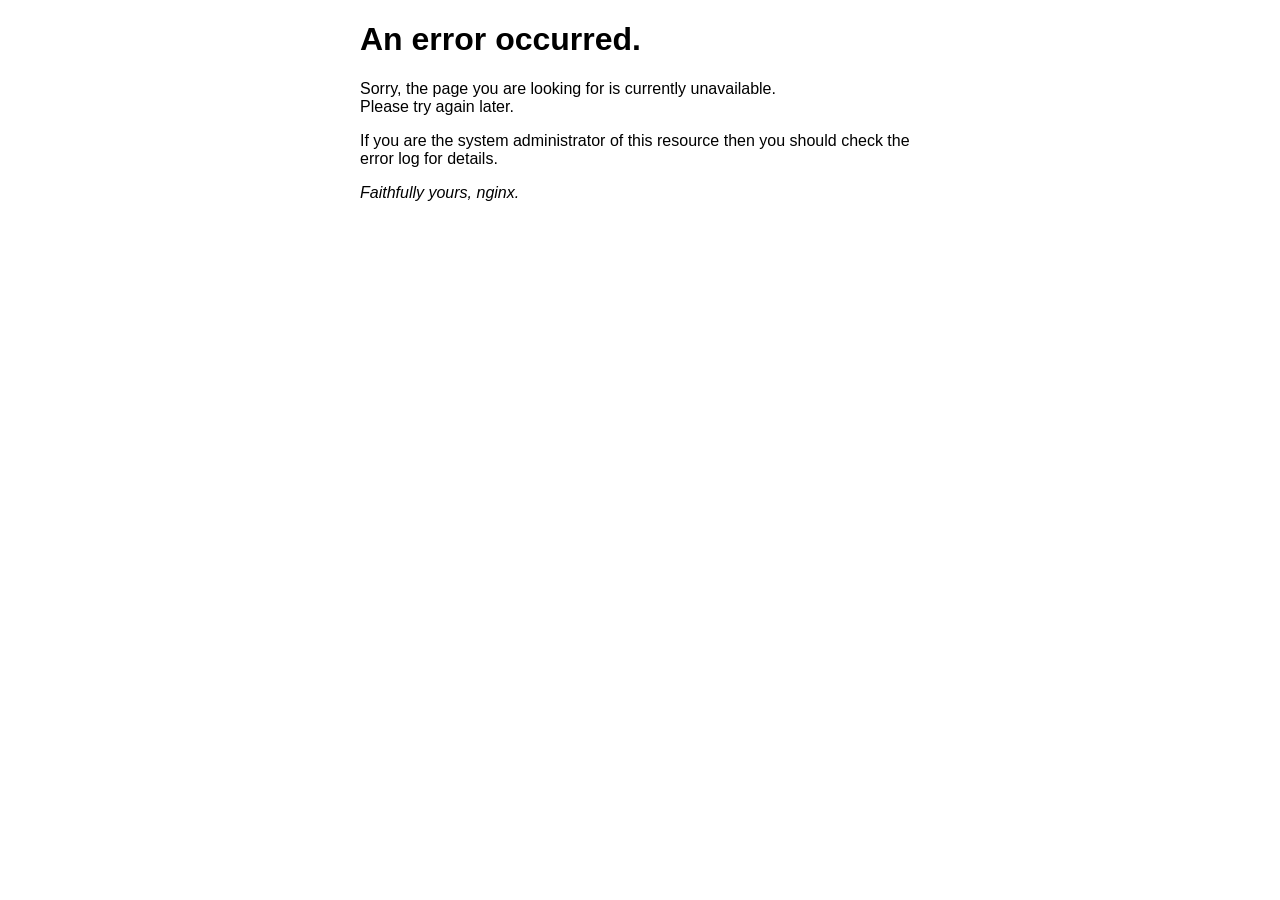
<file: forward/50x.html>
<!DOCTYPE html>
<html>
<head>
<title>Error</title>
<style>
html { color-scheme: light dark; }
body { width: 35em; margin: 0 auto;
font-family: Tahoma, Verdana, Arial, sans-serif; }
</style>
</head>
<body>
<h1>An error occurred.</h1>
<p>Sorry, the page you are looking for is currently unavailable.<br/>
Please try again later.</p>
<p>If you are the system administrator of this resource then you should check
the error log for details.</p>
<p><em>Faithfully yours, nginx.</em></p>
</body>
</html>
</file>
<file: forward/styles.css>
/* =================================================================
   TradeHub Forward Testing Dashboard — styles.css
   Design language identical to monitoring/site/styles.css
   ================================================================= */

/* ── CSS Variables (dark default) ──────────────────────────────── */
:root {
  --bg:             #03060a;
  --bg2:            #060d15;
  --panel:          rgba(4, 9, 16, 0.97);
  --panel-raised:   #080f1a;
  --panel-border:   rgba(148, 182, 210, 0.09);
  --ink:            #ddeaf4;
  --ink-muted:      #7a98ae;
  --ink-faint:      rgba(221, 234, 244, 0.35);
  --accent:         #41d9a8;
  --accent-glow:    rgba(65, 217, 168, 0.18);
  --accent-border:  rgba(65, 217, 168, 0.28);
  --warn:           #f5c26b;
  --warn-soft:      rgba(245, 194, 107, 0.12);
  --danger:         #ff7b61;
  --danger-soft:    rgba(255, 123, 97, 0.12);
  --good:           #6fd98f;
  --good-soft:      rgba(111, 217, 143, 0.12);
  --shadow:         0 32px 64px rgba(0, 0, 0, 0.65);
  --shadow-sm:      0 6px 20px rgba(0, 0, 0, 0.5);
  --plot-bg:        rgba(0,0,0,0);
  --plot-grid:      rgba(148, 182, 210, 0.08);
  --header-bg:      rgba(3, 6, 10, 0.98);

  --c0: #41d9a8;
  --c1: #7b92f5;
  --c2: #f5c26b;
  --c3: #ff7b61;
  --c4: #a78bfa;
  --c5: #34d3eb;
}

[data-theme="light"] {
  --bg:             #f0f4f0;
  --bg2:            #e8ede8;
  --panel:          rgba(255, 255, 253, 0.9);
  --panel-raised:   #fffffe;
  --panel-border:   rgba(30, 50, 40, 0.1);
  --ink:            #1a2e22;
  --ink-muted:      #4d6b58;
  --ink-faint:      rgba(26, 46, 34, 0.35);
  --accent:         #0a7c5c;
  --accent-glow:    rgba(10, 124, 92, 0.1);
  --accent-border:  rgba(10, 124, 92, 0.25);
  --warn:           #b45309;
  --warn-soft:      rgba(180, 83, 9, 0.1);
  --danger:         #c0392b;
  --danger-soft:    rgba(192, 57, 43, 0.1);
  --good:           #166534;
  --good-soft:      rgba(22, 101, 52, 0.12);
  --shadow:         0 24px 48px rgba(26, 46, 34, 0.1);
  --shadow-sm:      0 4px 14px rgba(26, 46, 34, 0.08);
  --plot-grid:      rgba(30, 50, 40, 0.1);
  --header-bg:      rgba(240, 244, 240, 0.9);

  --c0: #0a7c5c;
  --c1: #5065d4;
  --c2: #b45309;
  --c3: #c0392b;
  --c4: #7c3aed;
  --c5: #0891b2;
}

/* ── Reset ──────────────────────────────────────────────────────── */
* { box-sizing: border-box; margin: 0; padding: 0; }

body {
  color: var(--ink);
  font-family: "Inter", "Segoe UI", system-ui, Arial, sans-serif;
  font-size: 15px;
  line-height: 1.6;
  background: var(--bg);
  background-image:
    radial-gradient(ellipse at 10% 0%, rgba(65,217,168,.04) 0%, transparent 45%),
    radial-gradient(ellipse at 90% 100%, rgba(255,123,97,.03) 0%, transparent 45%);
  min-height: 100vh;
  transition: background .25s, color .25s;
}

[data-theme="light"] body {
  background-image:
    radial-gradient(ellipse at 10% 0%, rgba(10,124,92,.05) 0%, transparent 50%),
    radial-gradient(ellipse at 90% 100%, rgba(192,57,43,.04) 0%, transparent 50%);
}

/* ── Sticky header ──────────────────────────────────────────────── */
.site-header {
  position: sticky;
  top: 0;
  z-index: 100;
  backdrop-filter: blur(20px);
  -webkit-backdrop-filter: blur(20px);
  background: var(--header-bg);
  border-bottom: 1px solid var(--panel-border);
}

.header-inner {
  max-width: 1400px;
  margin: 0 auto;
  padding: 0 24px;
  height: 56px;
  display: flex;
  align-items: center;
  justify-content: space-between;
}

.header-brand {
  display: flex;
  align-items: center;
  gap: 10px;
  font-size: 0.97rem;
  font-weight: 600;
  letter-spacing: -0.01em;
}

.brand-dot {
  width: 8px;
  height: 8px;
  border-radius: 50%;
  background: var(--accent);
  box-shadow: 0 0 10px var(--accent);
  animation: pulse-dot 2.8s ease-in-out infinite;
}

@keyframes pulse-dot {
  0%, 100% { opacity: 1; box-shadow: 0 0 8px var(--accent); }
  50%       { opacity: .7; box-shadow: 0 0 16px var(--accent), 0 0 30px var(--accent-glow); }
}

.brand-muted { color: var(--ink-muted); font-weight: 400; }
.brand-slash  { color: var(--ink-faint); padding: 0 2px; }

.header-right {
  display: flex;
  align-items: center;
  gap: 16px;
}

.header-status {
  display: flex;
  align-items: center;
  gap: 8px;
  font-size: 0.82rem;
  color: var(--ink-muted);
}

.back-link {
  font-size: 0.82rem;
  color: var(--ink-muted);
  text-decoration: none;
  padding: 5px 12px;
  border: 1px solid var(--panel-border);
  border-radius: 20px;
  transition: color .2s, border-color .2s;
}
.back-link:hover { color: var(--accent); border-color: var(--accent-border); }

.forward-nav {
  display: flex;
  align-items: center;
  gap: 6px;
}

/* ── Theme toggle ────────────────────────────────────────────────── */
.theme-btn {
  display: flex;
  align-items: center;
  justify-content: center;
  width: 38px;
  height: 38px;
  border-radius: 12px;
  border: 1px solid var(--panel-border);
  background: var(--panel-raised);
  color: var(--ink-muted);
  cursor: pointer;
  transition: border-color .2s, color .2s, background .2s, box-shadow .2s;
}

.theme-btn:hover {
  border-color: var(--accent-border);
  color: var(--accent);
  box-shadow: 0 0 0 3px var(--accent-glow);
}

.theme-icon { display: flex; align-items: center; justify-content: center; }
[data-theme="dark"]  .theme-icon-dark  { display: flex; }
[data-theme="dark"]  .theme-icon-light { display: none;  }
[data-theme="light"] .theme-icon-dark  { display: none;  }
[data-theme="light"] .theme-icon-light { display: flex; }

/* ── Page layout ─────────────────────────────────────────────────── */
.page {
  max-width: 1400px;
  margin: 0 auto;
  padding: 32px 24px 64px;
  display: flex;
  flex-direction: column;
  gap: 28px;
}

/* ── Panel ───────────────────────────────────────────────────────── */
.panel {
  background: var(--panel);
  border: 1px solid var(--panel-border);
  border-radius: 20px;
  box-shadow: var(--shadow-sm);
}

/* ── Hero / KPI strip ────────────────────────────────────────────── */
.hero {
  padding: 28px 32px;
  display: flex;
  flex-wrap: wrap;
  align-items: flex-start;
  gap: 24px;
}

.hero-text { flex: 1; min-width: 240px; }
.eyebrow {
  font-size: 0.72rem;
  letter-spacing: 0.12em;
  text-transform: uppercase;
  color: var(--ink-muted);
  font-weight: 600;
  margin-bottom: 6px;
}

.hero-title {
  font-size: 1.65rem;
  font-weight: 800;
  letter-spacing: -0.03em;
  margin-bottom: 8px;
}

.hero-title em { color: var(--accent); font-style: normal; }

.hero-meta {
  color: var(--ink-muted);
  font-size: 0.85rem;
  display: flex;
  flex-wrap: wrap;
  gap: 16px;
}

.meta-chip {
  display: inline-flex;
  align-items: center;
  gap: 6px;
  padding: 3px 10px;
  border-radius: 20px;
  font-size: 0.75rem;
  font-weight: 600;
  letter-spacing: .04em;
  text-transform: uppercase;
}
.chip-live  { background: var(--good-soft);   color: var(--good);   border: 1px solid rgba(111,217,143,.25); }
.chip-dummy { background: var(--warn-soft);   color: var(--warn);   border: 1px solid rgba(245,194,107,.25); }
.chip-dot   { width: 6px; height: 6px; border-radius: 50%; background: currentColor; }

.hero-kpis {
  display: flex;
  flex-wrap: wrap;
  gap: 16px;
}

.kpi-card {
  background: var(--panel-raised);
  border: 1px solid var(--panel-border);
  border-radius: 14px;
  padding: 16px 22px;
  min-width: 130px;
  display: flex;
  flex-direction: column;
  gap: 4px;
}
.kpi-label { font-size: 0.72rem; color: var(--ink-muted); text-transform: uppercase; letter-spacing: .06em; }
.kpi-value { font-size: 1.55rem; font-weight: 800; letter-spacing: -0.02em; }
.kpi-sub   { font-size: 0.72rem; color: var(--ink-muted); }

/* ── Section headers ─────────────────────────────────────────────── */
.section-header {
  padding: 20px 24px 0;
  margin-bottom: 16px;
}
.section-title {
  font-size: 1.1rem;
  font-weight: 700;
  letter-spacing: -0.01em;
  margin-top: 4px;
}

/* ── Chart pair ──────────────────────────────────────────────────── */
.chart-pair {
  display: grid;
  grid-template-columns: 1fr 1fr;
  gap: 20px;
  padding: 20px 24px 24px;
}

@media (max-width: 820px) {
  .chart-pair { grid-template-columns: 1fr; }
}

.chart-card {
  background: var(--panel-raised);
  border: 1px solid var(--panel-border);
  border-radius: 14px;
  padding: 18px;
  display: flex;
  flex-direction: column;
  gap: 10px;
}
.chart-card-head { display: flex; justify-content: space-between; align-items: flex-start; }
.chart-note { font-size: 0.78rem; color: var(--ink-muted); max-width: 200px; text-align: right; }

.plot { height: 220px; }

/* ── Strategy filter pills ────────────────────────────────────────── */
.strategy-filter { padding: 0 24px 4px; }

.strat-filter-inner {
  display: flex;
  align-items: center;
  gap: 16px;
  flex-wrap: wrap;
  padding: 16px 0;
}

.filter-label {
  font-size: 11px;
  text-transform: uppercase;
  letter-spacing: 2px;
  color: var(--ink-muted);
  font-weight: 600;
  white-space: nowrap;
}

.strat-pills {
  display: flex;
  flex-wrap: wrap;
  gap: 8px;
}

.strat-pill {
  padding: 6px 16px;
  border-radius: 20px;
  border: 1px solid var(--panel-border);
  background: transparent;
  color: var(--ink-muted);
  font-size: 13px;
  cursor: pointer;
  transition: all .2s;
  font-family: inherit;
}
.strat-pill:hover  { border-color: var(--accent); color: var(--accent); }
.strat-pill.active { background: var(--accent); border-color: var(--accent); color: var(--bg); font-weight: 600; }

/* ── (Legacy tabs kept for potential re-use) ──────────────────────── */
.tabs-bar {
  display: flex;
  flex-wrap: wrap;
  gap: 4px;
  padding: 0 24px;
  border-bottom: 1px solid var(--panel-border);
  overflow-x: auto;
  scrollbar-width: none;
}
.tabs-bar::-webkit-scrollbar { display: none; }

.tab-btn {
  font: inherit;
  font-size: 0.87rem;
  font-weight: 600;
  color: var(--ink-muted);
  background: none;
  border: none;
  border-bottom: 2px solid transparent;
  padding: 12px 18px 10px;
  cursor: pointer;
  white-space: nowrap;
  transition: color .15s;
  display: flex;
  align-items: center;
  gap: 8px;
}
.tab-btn:hover   { color: var(--ink); }
.tab-btn.active  { color: var(--accent); border-bottom-color: var(--accent); }

.tab-panes { }
.tab-pane { display: none; padding: 24px; }
.tab-pane.active { display: flex; flex-direction: column; gap: 20px; }

/* ── Stat row ─────────────────────────────────────────────────────── */
.stat-row {
  display: flex;
  flex-wrap: wrap;
  gap: 12px;
}
.stat-card {
  flex: 1;
  min-width: 110px;
  background: var(--panel-raised);
  border: 1px solid var(--panel-border);
  border-radius: 12px;
  padding: 14px 16px;
  display: flex;
  flex-direction: column;
  gap: 4px;
}
.stat-val {
  font-size: 1.35rem;
  font-weight: 800;
  letter-spacing: -0.02em;
}

/* ── Filters ─────────────────────────────────────────────────────── */
.filters {
  display: flex;
  flex-wrap: wrap;
  gap: 10px;
  align-items: center;
}

.filter-group {
  display: flex;
  align-items: center;
  gap: 6px;
  font-size: 0.82rem;
  color: var(--ink-muted);
}

.filter-group select,
.filter-group input[type="date"] {
  font: inherit;
  font-size: 0.82rem;
  background: var(--panel-raised);
  border: 1px solid var(--panel-border);
  border-radius: 8px;
  color: var(--ink);
  padding: 5px 10px;
  cursor: pointer;
  outline: none;
  transition: border-color .15s;
}
.filter-group select:focus,
.filter-group input:focus {
  border-color: var(--accent-border);
  box-shadow: 0 0 0 3px var(--accent-glow);
}

.filter-count {
  font-size: 0.78rem;
  color: var(--ink-muted);
  margin-left: auto;
}

/* ── Trade table ─────────────────────────────────────────────────── */
.table-wrap {
  overflow-x: auto;
  border-radius: 14px;
  border: 1px solid var(--panel-border);
}

table {
  width: 100%;
  border-collapse: collapse;
  font-size: 0.84rem;
}

th {
  background: var(--panel-raised);
  padding: 11px 14px;
  text-align: left;
  font-size: 0.72rem;
  text-transform: uppercase;
  letter-spacing: .06em;
  color: var(--ink-muted);
  border-bottom: 1px solid var(--panel-border);
  white-space: nowrap;
  cursor: pointer;
  user-select: none;
}
th:hover { color: var(--ink); }
th.sort-asc::after  { content: " ↑"; color: var(--accent); }
th.sort-desc::after { content: " ↓"; color: var(--accent); }

td {
  padding: 9px 14px;
  border-bottom: 1px solid var(--panel-border);
  white-space: nowrap;
}
tr:last-child td { border-bottom: none; }
tr:hover td { background: rgba(65,217,168,.03); }

.td-win  { color: var(--good);   font-weight: 600; }
.td-loss { color: var(--danger); font-weight: 600; }
.td-buy  { color: var(--good); }
.td-sell { color: var(--warn); }

.badge {
  display: inline-block;
  padding: 2px 8px;
  border-radius: 6px;
  font-size: 0.72rem;
  font-weight: 600;
  text-transform: uppercase;
  letter-spacing: .04em;
}
.badge-tp { background: var(--good-soft);   color: var(--good);   }
.badge-sl { background: var(--danger-soft); color: var(--danger); }
.badge-trailing { background: var(--warn-soft); color: var(--warn); }
.badge-manual   { background: var(--accent-glow); color: var(--accent); }
.badge-buy  { background: var(--good-soft);  color: var(--good);   }
.badge-sell { background: var(--warn-soft);  color: var(--warn);   }

/* ── Symbol grid (breakdown) ─────────────────────────────────────── */
.sym-grid {
  display: grid;
  grid-template-columns: repeat(auto-fill, minmax(160px, 1fr));
  gap: 12px;
  padding: 20px 24px 24px;
}
.sym-card {
  background: var(--panel-raised);
  border: 1px solid var(--panel-border);
  border-radius: 12px;
  padding: 14px 16px;
  display: flex;
  flex-direction: column;
  gap: 4px;
}
.sym-name  { font-size: 0.88rem; font-weight: 700; letter-spacing: .02em; }
.sym-stat  { font-size: 0.78rem; color: var(--ink-muted); }
.sym-pnl   { font-size: 1.05rem; font-weight: 700; margin-top: 4px; }

/* ── Alert/empty state ────────────────────────────────────────────── */
.empty-state {
  text-align: center;
  padding: 40px 20px;
  color: var(--ink-muted);
  font-size: 0.9rem;
}

/* ── Footer ──────────────────────────────────────────────────────── */
.footer {
  text-align: center;
  padding: 24px;
  font-size: 0.8rem;
  color: var(--ink-muted);
  border-top: 1px solid var(--panel-border);
  margin-top: 16px;
}
.footer a { color: var(--ink-muted); text-decoration: none; }
.footer a:hover { color: var(--accent); }

/* ── Legend chips ────────────────────────────────────────────────── */
.legend-wrap {
  display: flex;
  flex-wrap: wrap;
  gap: 10px;
  padding: 0 24px 16px;
}
.legend-chip {
  display: flex;
  align-items: center;
  gap: 6px;
  font-size: 0.78rem;
  color: var(--ink-muted);
}
.legend-dot {
  width: 8px;
  height: 8px;
  border-radius: 50%;
  flex-shrink: 0;
}

/* ── Deployment grid ─────────────────────────────────────────────── */
.dep-grid {
  display: grid;
  grid-template-columns: repeat(auto-fill, minmax(280px, 1fr));
  gap: 16px;
  margin-top: 4px;
}
.dep-card {
  background: var(--panel-raised);
  border: 1px solid var(--panel-border);
  border-radius: 14px;
  padding: 18px 20px;
  display: flex;
  flex-direction: column;
  gap: 10px;
  position: relative;
  overflow: hidden;
}
.dep-card::before {
  content: '';
  position: absolute;
  top: 0; left: 0; right: 0;
  height: 3px;
  background: var(--accent);
  border-radius: 14px 14px 0 0;
}
.dep-card.dep-mt5::before  { background: var(--c1); }
.dep-card.dep-alpaca::before { background: var(--c5); }
.dep-label { font-size: 0.95rem; font-weight: 700; }
.dep-meta {
  display: flex;
  flex-direction: column;
  gap: 5px;
  font-size: 0.82rem;
  color: var(--ink-muted);
}
.dep-meta-row {
  display: flex;
  justify-content: space-between;
  gap: 8px;
}
.dep-meta-key { text-transform: uppercase; letter-spacing: .06em; font-size: 0.72rem; }
.dep-meta-val { font-weight: 600; color: var(--ink); text-align: right; }
.dep-status {
  display: inline-flex;
  align-items: center;
  gap: 6px;
  padding: 4px 12px;
  border-radius: 20px;
  font-size: 0.72rem;
  font-weight: 700;
  letter-spacing: .06em;
  text-transform: uppercase;
  width: fit-content;
}
.dep-status-running { background: var(--good-soft); color: var(--good); border: 1px solid rgba(111,217,143,.3); }
.dep-status-stale   { background: var(--warn-soft); color: var(--warn); border: 1px solid rgba(245,194,107,.3); }
.dep-status-unknown { background: var(--panel);     color: var(--ink-muted); border: 1px solid var(--panel-border); }
.dep-status-dot { width: 6px; height: 6px; border-radius: 50%; background: currentColor; }
.dep-live-link {
  display: inline-block;
  margin-top: 10px;
  padding: 5px 12px;
  border-radius: 6px;
  font-size: 0.78rem;
  font-weight: 600;
  text-decoration: none;
  background: var(--accent-soft, rgba(65,217,168,.12));
  color: var(--accent, #41d9a8);
  border: 1px solid rgba(65,217,168,.3);
  transition: background .15s, color .15s;
}
.dep-live-link:hover {
  background: var(--accent, #41d9a8);
  color: #0d1117;
}
.dep-instruments { display: flex; flex-wrap: wrap; gap: 5px; }
.dep-instrument {
  padding: 2px 8px;
  border-radius: 6px;
  font-size: 0.72rem;
  font-weight: 600;
  background: var(--panel);
  border: 1px solid var(--panel-border);
  color: var(--ink-muted);
}

/* ── Trade row click ─────────────────────────────────────────────── */
.trade-row { cursor: pointer; transition: background .12s; }
.trade-row:hover td { background: rgba(65,217,168,.07) !important; }

/* ── Trade modal overlay ─────────────────────────────────────────── */
.trade-modal-overlay {
  display: none;
  position: fixed;
  inset: 0;
  z-index: 1000;
  background: rgba(0,0,0,.72);
  backdrop-filter: blur(6px);
  align-items: center;
  justify-content: center;
  padding: 16px;
}
.trade-modal-overlay.open { display: flex; }

.trade-modal {
  background: var(--panel);
  border: 1px solid var(--panel-border);
  border-radius: 20px;
  box-shadow: var(--shadow);
  width: 100%;
  max-width: 820px;
  max-height: 92vh;
  overflow-y: auto;
  padding: 28px 28px 24px;
  position: relative;
}

.modal-close {
  position: absolute;
  top: 16px;
  right: 18px;
  width: 32px;
  height: 32px;
  border-radius: 50%;
  border: 1px solid var(--panel-border);
  background: var(--panel-raised);
  color: var(--ink-muted);
  font-size: 1.2rem;
  cursor: pointer;
  display: flex;
  align-items: center;
  justify-content: center;
  transition: color .2s, border-color .2s;
}
.modal-close:hover { color: var(--danger); border-color: var(--danger); }

.modal-header { margin-bottom: 16px; }
.modal-header h3 { font-size: 1.15rem; font-weight: 700; margin-bottom: 8px; }
.modal-chips { display: flex; flex-wrap: wrap; gap: 8px; }

.modal-chip {
  display: inline-flex;
  align-items: center;
  gap: 5px;
  padding: 3px 10px;
  border-radius: 20px;
  font-size: 0.75rem;
  font-weight: 600;
  letter-spacing: .04em;
  text-transform: uppercase;
}
.chip-buy    { background: var(--good-soft);   color: var(--good);   border: 1px solid rgba(111,217,143,.25); }
.chip-sell   { background: var(--warn-soft);   color: var(--warn);   border: 1px solid rgba(245,194,107,.25); }
.chip-win    { background: var(--good-soft);   color: var(--good);   border: 1px solid rgba(111,217,143,.25); }
.chip-loss   { background: var(--danger-soft); color: var(--danger); border: 1px solid rgba(255,123,97,.25); }
.chip-tp     { background: var(--good-soft);   color: var(--good);   border: 1px solid rgba(111,217,143,.25); }
.chip-sl     { background: var(--danger-soft); color: var(--danger); border: 1px solid rgba(255,123,97,.25); }
.chip-neutral{ background: var(--panel-raised); color: var(--ink-muted); border: 1px solid var(--panel-border); }

.modal-chart { height: 320px; margin-bottom: 18px; }

.modal-stats {
  display: grid;
  grid-template-columns: repeat(auto-fill, minmax(120px, 1fr));
  gap: 10px;
  margin-top: 4px;
}

.modal-stat-card {
  background: var(--panel-raised);
  border: 1px solid var(--panel-border);
  border-radius: 10px;
  padding: 10px 14px;
  display: flex;
  flex-direction: column;
  gap: 2px;
}
.modal-stat-label { font-size: 0.68rem; text-transform: uppercase; letter-spacing: .08em; color: var(--ink-muted); }
.modal-stat-value { font-size: 1.05rem; font-weight: 700; }
</file>
<file: reports/monitoring/full-history/styles.css>
/* ============================================================
   CSS CUSTOM PROPERTIES  — dark (default) + light overrides
   ============================================================ */
:root {
  --bg: #03060a;
  --bg2: #060d15;
  --panel: rgba(4, 9, 16, 0.97);
  --panel-raised: #080f1a;
  --panel-border: rgba(148, 182, 210, 0.09);
  --ink: #ddeaf4;
  --ink-muted: #7a98ae;
  --ink-faint: rgba(221, 234, 244, 0.35);
  --accent: #41d9a8;
  --accent-glow: rgba(65, 217, 168, 0.18);
  --accent-border: rgba(65, 217, 168, 0.28);
  --warn: #f5c26b;
  --warn-soft: rgba(245, 194, 107, 0.12);
  --danger: #ff7b61;
  --danger-soft: rgba(255, 123, 97, 0.12);
  --good: #6fd98f;
  --good-soft: rgba(111, 217, 143, 0.12);
  --shadow: 0 32px 64px rgba(0, 0, 0, 0.65);
  --shadow-sm: 0 6px 20px rgba(0, 0, 0, 0.5);
  --plot-bg: rgba(0,0,0,0);
  --plot-grid: rgba(148, 182, 210, 0.08);
  --header-bg: rgba(3, 6, 10, 0.98);
  --tab-active-bg: var(--panel-raised);
  --tab-hover-bg: rgba(65, 217, 168, 0.06);

  /* Palette keys for JS */
  --c0: #41d9a8;
  --c1: #7b92f5;
  --c2: #f5c26b;
  --c3: #ff7b61;
  --c4: #a78bfa;
  --c5: #34d3eb;
}

[data-theme="light"] {
  --bg: #f0f4f0;
  --bg2: #e8ede8;
  --panel: rgba(255, 255, 253, 0.9);
  --panel-raised: #fffffe;
  --panel-border: rgba(30, 50, 40, 0.1);
  --ink: #1a2e22;
  --ink-muted: #4d6b58;
  --ink-faint: rgba(26, 46, 34, 0.35);
  --accent: #0a7c5c;
  --accent-glow: rgba(10, 124, 92, 0.1);
  --accent-border: rgba(10, 124, 92, 0.25);
  --warn: #b45309;
  --warn-soft: rgba(180, 83, 9, 0.1);
  --danger: #c0392b;
  --danger-soft: rgba(192, 57, 43, 0.1);
  --good: #166534;
  --good-soft: rgba(22, 101, 52, 0.12);
  --shadow: 0 24px 48px rgba(26, 46, 34, 0.1);
  --shadow-sm: 0 4px 14px rgba(26, 46, 34, 0.08);
  --plot-grid: rgba(30, 50, 40, 0.1);
  --header-bg: rgba(240, 244, 240, 0.9);
  --tab-active-bg: var(--panel-raised);
  --tab-hover-bg: rgba(10, 124, 92, 0.06);

  --c0: #0a7c5c;
  --c1: #5065d4;
  --c2: #b45309;
  --c3: #c0392b;
  --c4: #7c3aed;
  --c5: #0891b2;
}

/* ============================================================
   RESET & BASE
   ============================================================ */
* { box-sizing: border-box; margin: 0; padding: 0; }

body {
  color: var(--ink);
  font-family: "Inter", "Segoe UI", system-ui, Arial, sans-serif;
  font-size: 15px;
  line-height: 1.6;
  background: var(--bg);
  background-image:
    radial-gradient(ellipse at 10% 0%, rgba(65,217,168,.04) 0%, transparent 45%),
    radial-gradient(ellipse at 90% 100%, rgba(255,123,97,.03) 0%, transparent 45%);
  min-height: 100vh;
  transition: background .25s, color .25s;
}

[data-theme="light"] body {
  background-image:
    radial-gradient(ellipse at 10% 0%, rgba(10,124,92,.05) 0%, transparent 50%),
    radial-gradient(ellipse at 90% 100%, rgba(192,57,43,.04) 0%, transparent 50%);
}

/* ============================================================
   STICKY HEADER
   ============================================================ */
.site-header {
  position: sticky;
  top: 0;
  z-index: 100;
  backdrop-filter: blur(20px);
  -webkit-backdrop-filter: blur(20px);
  background: var(--header-bg);
  border-bottom: 1px solid var(--panel-border);
}

.header-inner {
  max-width: 1400px;
  margin: 0 auto;
  padding: 0 24px;
  height: 56px;
  display: flex;
  align-items: center;
  justify-content: space-between;
}

.header-brand {
  display: flex;
  align-items: center;
  gap: 10px;
  font-size: 0.97rem;
  font-weight: 600;
  letter-spacing: -0.01em;
}

.brand-dot {
  width: 8px;
  height: 8px;
  border-radius: 50%;
  background: var(--accent);
  box-shadow: 0 0 10px var(--accent);
  animation: pulse-dot 2.8s ease-in-out infinite;
}

@keyframes pulse-dot {
  0%, 100% { opacity: 1; box-shadow: 0 0 8px var(--accent); }
  50%       { opacity: .7; box-shadow: 0 0 16px var(--accent), 0 0 30px var(--accent-glow); }
}

.brand-muted { color: var(--ink-muted); font-weight: 400; }

.header-right {
  display: flex;
  align-items: center;
  gap: 16px;
}

.header-status {
  display: flex;
  align-items: center;
  gap: 8px;
  font-size: 0.82rem;
  color: var(--ink-muted);
}

/* ── Theme toggle button ─────────────────────────────────────────────────── */
.theme-btn {
  display: flex;
  align-items: center;
  justify-content: center;
  width: 38px;
  height: 38px;
  border-radius: 12px;
  border: 1px solid var(--panel-border);
  background: var(--panel-raised);
  color: var(--ink-muted);
  cursor: pointer;
  transition: border-color .2s, color .2s, background .2s, box-shadow .2s;
  position: relative;
  overflow: hidden;
}

.theme-btn:hover {
  border-color: var(--accent-border);
  color: var(--accent);
  box-shadow: 0 0 0 3px var(--accent-glow);
}

/* ── Refresh data button ─────────────────────────────────────────────────── */
.refresh-btn {
  display: flex;
  align-items: center;
  gap: 6px;
  padding: 7px 14px;
  border-radius: 10px;
  border: 1px solid var(--panel-border);
  background: var(--panel-raised);
  color: var(--ink-muted);
  font-size: .82rem;
  font-weight: 600;
  cursor: pointer;
  transition: border-color .2s, color .2s, background .2s, box-shadow .2s;
  white-space: nowrap;
}
.refresh-btn:hover:not(:disabled) {
  border-color: var(--accent-border);
  color: var(--accent);
  box-shadow: 0 0 0 3px var(--accent-glow);
}
.refresh-btn:disabled,
.refresh-btn.refreshing {
  opacity: .6;
  cursor: wait;
}

.theme-icon { display: flex; align-items: center; justify-content: center; }

/* show only the icon that matches the current theme */
[data-theme="dark"] .theme-icon-dark  { display: flex; }
[data-theme="dark"] .theme-icon-light { display: none;  }
[data-theme="light"] .theme-icon-dark  { display: none;  }
[data-theme="light"] .theme-icon-light { display: flex; }

/* ============================================================
   PAGE LAYOUT
   ============================================================ */
.page {
  max-width: 1400px;
  margin: 0 auto;
  padding: 32px 24px 64px;
  display: flex;
  flex-direction: column;
  gap: 28px;
}

/* ── Glass panel ─────────────────────────────────────────────────────────── */
.panel {
  background: var(--panel);
  border: 1px solid var(--panel-border);
  border-radius: 20px;
  box-shadow: var(--shadow);
  backdrop-filter: blur(12px);
  -webkit-backdrop-filter: blur(12px);
}

/* ============================================================
   HERO
   ============================================================ */
.hero {
  display: grid;
  grid-template-columns: 1fr auto;
  gap: 24px;
  align-items: center;
  padding: 32px 36px;
}

.hero-text h1 {
  font-family: Georgia, "Times New Roman", serif;
  font-size: clamp(2rem, 3.8vw, 3.4rem);
  line-height: 1.05;
  margin: 8px 0 12px;
  letter-spacing: -0.02em;
}

.hero-text h1 em {
  font-style: italic;
  color: var(--accent);
}

.lede { color: var(--ink-muted); max-width: 60ch; font-size: 0.95rem; }

.hero-kpis {
  display: grid;
  grid-template-columns: repeat(3, 1fr);
  gap: 12px;
}

.kpi-card {
  background: var(--panel-raised);
  border: 1px solid var(--panel-border);
  border-radius: 16px;
  padding: 16px 18px;
  min-width: 130px;
  text-align: center;
}

.kpi-value {
  font-family: Georgia, "Times New Roman", serif;
  font-size: 1.7rem;
  line-height: 1;
  display: block;
  margin: 4px 0 6px;
}

.kpi-label { font-size: 0.78rem; color: var(--ink-muted); text-transform: uppercase; letter-spacing: 0.06em; }

/* ============================================================
   EYEBROW / TYPOGRAPHY HELPERS
   ============================================================ */
.eyebrow {
  font-size: 0.72rem;
  font-weight: 700;
  text-transform: uppercase;
  letter-spacing: 0.12em;
  color: var(--accent);
  margin-bottom: 4px;
}

.section-title {
  font-family: Georgia, "Times New Roman", serif;
  font-size: 1.35rem;
  margin-bottom: 0;
}

h2 { font-family: Georgia, "Times New Roman", serif; font-size: 1.25rem; }
h3 { font-family: Georgia, "Times New Roman", serif; font-size: 1.05rem; font-weight: 600; }

/* ============================================================
   AGGREGATE SECTION
   ============================================================ */
.agg-section { display: flex; flex-direction: column; gap: 16px; }

.agg-header {
  display: flex;
  justify-content: space-between;
  align-items: flex-end;
  gap: 16px;
}

.agg-legend {
  display: flex;
  flex-wrap: wrap;
  gap: 12px;
  align-items: center;
}

.legend-chip {
  display: inline-flex;
  align-items: center;
  gap: 6px;
  font-size: 0.8rem;
  color: var(--ink-muted);
}

.legend-dot {
  width: 10px;
  height: 10px;
  border-radius: 50%;
  flex-shrink: 0;
}

.chart-pair {
  display: grid;
  grid-template-columns: 1fr 1fr;
  gap: 18px;
}

.chart-card { padding: 22px 22px 14px; }

.chart-card-head {
  display: flex;
  justify-content: space-between;
  align-items: flex-start;
  gap: 12px;
  margin-bottom: 14px;
}

.chart-note { font-size: 0.82rem; color: var(--ink-muted); text-align: right; max-width: 28ch; }

.plot { min-height: 280px; }

/* ============================================================
   STRATEGY TABS
   ============================================================ */
.tabs-section { display: flex; flex-direction: column; gap: 0; }

.tabs-bar {
  display: flex;
  gap: 4px;
  padding: 6px 6px 0;
  background: var(--panel);
  border: 1px solid var(--panel-border);
  border-bottom: none;
  border-radius: 20px 20px 0 0;
  overflow-x: auto;
  scrollbar-width: none;
}

.tabs-bar::-webkit-scrollbar { display: none; }

.tab-btn {
  padding: 10px 20px;
  border: none;
  background: transparent;
  color: var(--ink-muted);
  border-radius: 14px 14px 0 0;
  cursor: pointer;
  font-size: 0.9rem;
  font-weight: 500;
  letter-spacing: -0.01em;
  white-space: nowrap;
  transition: background .18s, color .18s;
  position: relative;
}

.tab-btn:hover {
  background: var(--tab-hover-bg);
  color: var(--ink);
}

.tab-btn.active {
  background: var(--tab-active-bg);
  color: var(--accent);
  font-weight: 600;
}

.tab-btn.active::after {
  content: "";
  position: absolute;
  bottom: 0;
  left: 20%;
  right: 20%;
  height: 2px;
  background: var(--accent);
  border-radius: 2px 2px 0 0;
}

.tab-badge {
  display: inline-flex;
  align-items: center;
  justify-content: center;
  margin-left: 6px;
  min-width: 18px;
  height: 18px;
  padding: 0 5px;
  border-radius: 999px;
  font-size: 0.68rem;
  font-weight: 700;
  background: var(--danger-soft);
  color: var(--danger);
}

.tab-badge.ok {
  background: var(--good-soft);
  color: var(--good);
}

.tab-panes {
  background: var(--tab-active-bg);
  border: 1px solid var(--panel-border);
  border-radius: 0 0 20px 20px;
  padding: 0;
  overflow: hidden;
}

.tab-pane { display: none; padding: 24px; flex-direction: column; gap: 20px; }
.tab-pane.active { display: flex; }

/* ── Pane: stat row ──────────────────────────────────────────────────────── */
.stat-row {
  display: grid;
  grid-template-columns: repeat(5, 1fr);
  gap: 12px;
}

.stat-card {
  background: var(--panel);
  border: 1px solid var(--panel-border);
  border-radius: 14px;
  padding: 14px 16px;
  display: flex;
  flex-direction: column;
  gap: 4px;
}

.stat-val {
  font-family: Georgia, "Times New Roman", serif;
  font-size: 1.6rem;
  line-height: 1;
}

.stat-meta { font-size: 0.8rem; color: var(--ink-muted); }

/* ── Pane: month grid ─────────────────────────────────────────────────────── */
.month-grid-wrap {
  display: flex;
  flex-direction: column;
  gap: 10px;
}

.month-grid {
  display: grid;
  gap: 8px;
}

.month-card {
  background: var(--panel);
  border: 1px solid var(--panel-border);
  border-radius: 14px;
  padding: 14px 16px;
  display: grid;
  grid-template-columns: minmax(140px, auto) 1fr auto;
  align-items: center;
  gap: 16px;
  cursor: pointer;
  transition: border-color .18s, background .18s;
}

.month-card:hover { border-color: var(--accent-border); background: var(--panel-raised); }
.month-card.expanded { border-color: var(--accent-border); }

.month-label { font-weight: 600; font-size: 0.92rem; }
.month-bars { height: 6px; background: var(--panel-border); border-radius: 999px; overflow: hidden; }
.month-bars-fill { height: 100%; border-radius: 999px; transition: width .3s; }
.month-pnl { font-weight: 700; font-size: 0.95rem; text-align: right; white-space: nowrap; }

.month-detail {
  display: none;
  padding: 0 0 6px 0;
}

.month-detail.open { display: block; }
.month-detail .table-wrap { margin-top: 10px; }

/* ── Symbol table ────────────────────────────────────────────────────────── */
.table-wrap { overflow-x: auto; }

table {
  width: 100%;
  border-collapse: collapse;
  font-size: 0.88rem;
}

th, td {
  padding: 10px 12px;
  text-align: left;
  border-bottom: 1px solid var(--panel-border);
  white-space: nowrap;
}

th {
  font-size: 0.78rem;
  font-weight: 600;
  text-transform: uppercase;
  letter-spacing: 0.06em;
  color: var(--ink-muted);
}

tbody tr:last-child td { border-bottom: none; }
tbody tr:hover { background: var(--tab-hover-bg); }

/* ── Pills & chips ───────────────────────────────────────────────────────── */
.pill, .chip {
  display: inline-flex;
  align-items: center;
  padding: 3px 10px;
  border-radius: 999px;
  font-size: 0.75rem;
  font-weight: 700;
  border: 1px solid transparent;
}

.pill.pass   { background: var(--good-soft);   color: var(--good);   }
.pill.alert  { background: var(--danger-soft);  color: var(--danger); }
.pill.warn   { background: var(--warn-soft);    color: var(--warn);   }
.pill.info   { background: var(--accent-glow);  color: var(--accent); }
.pill.demo   { background: rgba(122,152,174,.1); color: var(--ink-muted); }
.pill.neutral{ background: rgba(122,152,174,.1); color: var(--ink-muted); }

.chip {
  background: var(--accent-glow);
  color: var(--accent);
  border-color: var(--accent-border);
}

/* ── Alert cards ─────────────────────────────────────────────────────────── */
.alerts-list { display: flex; flex-direction: column; gap: 10px; }

.alert-card {
  border-radius: 14px;
  border: 1px solid var(--panel-border);
  padding: 14px 16px;
}

.alert-card h3 { font-size: 0.95rem; margin-bottom: 4px; }
.alert-card p  { font-size: 0.88rem; color: var(--ink-muted); margin: 0; }
.alert-card.pass   { background: var(--good-soft);   border-color: rgba(111,217,143,.25); }
.alert-card.alert  { background: var(--danger-soft);  border-color: rgba(255,123,97,.25);  }
.alert-card.warn   { background: var(--warn-soft);    border-color: rgba(245,194,107,.25); }

/* ── Scope stack ─────────────────────────────────────────────────────────── */
.scope-stack { display: flex; flex-direction: column; gap: 0; }

.scope-line {
  display: flex;
  justify-content: space-between;
  gap: 16px;
  padding: 9px 0;
  border-bottom: 1px solid var(--panel-border);
  font-size: 0.9rem;
}

.scope-line:last-child { border-bottom: none; }
.scope-label { color: var(--ink-muted); }

.scope-list-value { display: flex; flex-wrap: wrap; gap: 6px; margin-top: 6px; }

/* ── Header nav links ────────────────────────────────────────────────────── */
.header-nav {
  display: flex;
  align-items: center;
  gap: 4px;
}
.header-nav-link {
  padding: 5px 12px;
  border-radius: 8px;
  font-size: 0.82rem;
  color: var(--ink-muted);
  text-decoration: none;
  transition: color .2s, background .2s;
}
.header-nav-link:hover { color: var(--ink); background: var(--tab-hover-bg); }
.header-nav-link.forward-link { color: var(--accent); }
.header-nav-link.forward-link:hover { background: var(--accent-glow); }
.header-nav-link.nav-arrow {
  font-size: 1.1rem;
  padding: 3px 8px;
  line-height: 1;
}

/* ── Utility ─────────────────────────────────────────────────────────────── */
.empty-state { color: var(--ink-muted); }

.footer {
  text-align: center;
  font-size: 0.8rem;
  color: var(--ink-faint);
  padding-top: 8px;
}

/* ── Global strategy filter bar (top-level, above all sections) ────────── */
.global-filter-bar {
  display: flex;
  align-items: center;
  gap: 10px;
  flex-wrap: wrap;
  padding: 14px 20px;
  background: var(--panel);
  border: 1px solid var(--panel-border);
  border-radius: 16px;
  box-shadow: var(--shadow);
}

.gfb-section {
  display: flex;
  align-items: center;
  gap: 8px;
  flex-wrap: wrap;
}

.gfb-divider {
  width: 1px;
  height: 24px;
  background: var(--panel-border);
  margin: 0 4px;
  align-self: center;
}

.filter-btns {
  display: flex;
  flex-wrap: wrap;
  gap: 6px;
}

.filter-btn {
  padding: 5px 14px;
  border-radius: 999px;
  border: 1px solid var(--panel-border);
  background: var(--panel);
  color: var(--ink-muted);
  font-size: 0.82rem;
  font-weight: 500;
  cursor: pointer;
  transition: border-color .18s, background .18s, color .18s;
  white-space: nowrap;
}

.filter-btn:hover {
  border-color: var(--accent-border);
  color: var(--ink);
  background: var(--tab-hover-bg);
}

.filter-btn.active {
  border-color: var(--accent);
  background: var(--accent-glow);
  color: var(--accent);
  font-weight: 700;
}

/* ── Symbol filter (inside tab pane) ────────────────────────────────────── */
.symbol-filter {
  display: flex;
  align-items: center;
  gap: 8px;
  flex-wrap: wrap;
  padding: 10px 0 4px;
  margin-bottom: 8px;
  border-bottom: 1px solid var(--panel-border);
}

.filter-label {
  font-size: 0.75rem;
  font-weight: 700;
  text-transform: uppercase;
  letter-spacing: 0.08em;
  color: var(--ink-muted);
}

.filter-chip {
  padding: 3px 12px;
  border-radius: 999px;
  border: 1px solid var(--panel-border);
  background: transparent;
  color: var(--ink-muted);
  font-size: 0.8rem;
  font-weight: 500;
  cursor: pointer;
  transition: border-color .18s, background .18s, color .18s;
}

.filter-chip:hover {
  border-color: var(--accent-border);
  color: var(--ink);
}

.filter-chip.active {
  border-color: var(--accent);
  background: var(--accent-glow);
  color: var(--accent);
  font-weight: 700;
}

/* ── Date filter bar ─────────────────────────────────────────────────────── */
.date-filter-bar {
  display: flex;
  align-items: center;
  gap: 10px;
  flex-wrap: wrap;
  padding: 8px 0 4px;
  margin-bottom: 8px;
  border-bottom: 1px solid var(--panel-border);
}

.date-custom-inputs {
  display: flex;
  align-items: center;
  gap: 6px;
  flex-wrap: wrap;
}

.date-input {
  padding: 4px 8px;
  border-radius: 6px;
  border: 1px solid var(--panel-border);
  background: var(--panel);
  color: var(--ink);
  font-size: 0.82rem;
  cursor: pointer;
}

.date-input:focus {
  outline: none;
  border-color: var(--accent);
}

.date-clear-btn {
  padding: 3px 8px;
  font-size: 0.8rem;
}

/* ── Candle extend buttons ───────────────────────────────────────────────── */
.candle-btn {
  padding: 5px 10px;
  border-radius: 6px;
  border: 1px solid var(--panel-border);
  background: var(--panel);
  color: var(--ink-muted);
  font-size: 0.8rem;
  font-weight: 500;
  cursor: pointer;
  white-space: nowrap;
  transition: border-color .15s, color .15s;
}

.candle-btn:hover {
  border-color: var(--accent-border);
  color: var(--accent);
}

/* ── Per-tab history charts ──────────────────────────────────────────────── */
.pane-history-charts { margin-top: 4px; }

/* ============================================================
   RESPONSIVE
   ============================================================ */
@media (max-width: 900px) {
  .hero              { grid-template-columns: 1fr; }
  .hero-kpis         { grid-template-columns: repeat(3, 1fr); }
  .chart-pair        { grid-template-columns: 1fr; }
  .stat-row          { grid-template-columns: repeat(3, 1fr); }
  .month-card        { grid-template-columns: minmax(110px, auto) 1fr auto; }
}

@media (max-width: 600px) {
  .page              { padding: 16px 12px 40px; gap: 20px; }
  .hero              { padding: 20px; }
  .hero-kpis         { grid-template-columns: 1fr 1fr; }
  .stat-row          { grid-template-columns: 1fr 1fr; }
  .tab-pane          { padding: 16px; }
}

/* ============================================================
   TRADE MODAL
   ============================================================ */
.trade-modal-overlay {
  display: none;
  position: fixed;
  inset: 0;
  z-index: 1000;
  background: rgba(0,0,0,.72);
  backdrop-filter: blur(6px);
  align-items: center;
  justify-content: center;
  padding: 16px;
}
.trade-modal-overlay.open { display: flex; }

.trade-modal {
  background: var(--panel);
  border: 1px solid var(--panel-border);
  border-radius: 20px;
  box-shadow: var(--shadow);
  width: 100%;
  max-width: 820px;
  max-height: 92vh;
  overflow-y: auto;
  padding: 28px 28px 24px;
  position: relative;
}

.modal-close {
  position: absolute;
  top: 16px;
  right: 18px;
  width: 32px;
  height: 32px;
  border-radius: 50%;
  border: 1px solid var(--panel-border);
  background: var(--panel-raised);
  color: var(--ink-muted);
  font-size: 1.2rem;
  cursor: pointer;
  display: flex;
  align-items: center;
  justify-content: center;
  transition: color .2s, border-color .2s;
}
.modal-close:hover { color: var(--danger); border-color: var(--danger); }

.modal-header { margin-bottom: 16px; }
.modal-header h3 { font-size: 1.15rem; font-weight: 700; margin-bottom: 8px; }
.modal-chips { display: flex; flex-wrap: wrap; gap: 8px; }

.modal-chip {
  display: inline-flex;
  align-items: center;
  gap: 5px;
  padding: 3px 10px;
  border-radius: 20px;
  font-size: 0.75rem;
  font-weight: 600;
  letter-spacing: .04em;
  text-transform: uppercase;
}
.chip-buy    { background: var(--good-soft);   color: var(--good);   border: 1px solid rgba(111,217,143,.25); }
.chip-sell   { background: var(--warn-soft);   color: var(--warn);   border: 1px solid rgba(245,194,107,.25); }
.chip-win    { background: var(--good-soft);   color: var(--good);   border: 1px solid rgba(111,217,143,.25); }
.chip-loss   { background: var(--danger-soft); color: var(--danger); border: 1px solid rgba(255,123,97,.25); }
.chip-tp     { background: var(--good-soft);   color: var(--good);   border: 1px solid rgba(111,217,143,.25); }
.chip-sl     { background: var(--danger-soft); color: var(--danger); border: 1px solid rgba(255,123,97,.25); }
.chip-neutral{ background: var(--panel-raised); color: var(--ink-muted); border: 1px solid var(--panel-border); }

.modal-chart { height: 320px; margin-bottom: 18px; }

.modal-stats {
  display: grid;
  grid-template-columns: repeat(auto-fill, minmax(120px, 1fr));
  gap: 10px;
  margin-top: 4px;
}

.modal-stat-card {
  background: var(--panel-raised);
  border: 1px solid var(--panel-border);
  border-radius: 10px;
  padding: 10px 14px;
  display: flex;
  flex-direction: column;
  gap: 2px;
}
.modal-stat-label { font-size: 0.68rem; text-transform: uppercase; letter-spacing: .08em; color: var(--ink-muted); }
.modal-stat-value { font-size: 1.05rem; font-weight: 700; }

/* Trades section inside month detail */
.trades-section { margin-top: 16px; }
.trades-summary {
  cursor: pointer;
  font-size: 0.82rem;
  color: var(--ink-muted);
  padding: 6px 0;
  border-top: 1px solid var(--panel-border);
  list-style: none;
  user-select: none;
}
.trades-summary:hover { color: var(--accent); }
details[open] .trades-summary { color: var(--accent); }

/* Clickable trade rows */
.trade-row { cursor: pointer; transition: background .12s; }
.trade-row:hover td { background: rgba(65,217,168,.07) !important; }

/* ============================================================
   STRATEGY CONSOLIDATED TRADE LIST
   ============================================================ */
.strategy-trades-section {
  background: var(--panel-bg);
  border: 1px solid var(--panel-border);
  border-radius: var(--radius-lg);
  padding: 16px;
  margin-bottom: 16px;
}

/* strat-trade rows are also .trade-row but expand inline rather than opening a modal */
.strat-trade-row { cursor: pointer; }
.strat-trade-row:hover td { background: rgba(65,217,168,.07) !important; }
.strat-trade-row.expanded td {
  background: var(--panel-raised) !important;
  border-bottom: none;
}

/* The expandable detail row that contains the inline chart */
.strat-trade-detail-row td {
  padding: 0 !important;
  background: var(--panel-raised);
  border-bottom: 2px solid var(--panel-border) !important;
}

.strat-trade-chart-wrap {
  padding: 12px 16px 16px;
  animation: strat-chart-slide .15s ease-out;
}

@keyframes strat-chart-slide {
  from { opacity: 0; transform: translateY(-4px); }
  to   { opacity: 1; transform: translateY(0); }
}

/* ============================================================
   CI RUN BUTTON
   ============================================================ */
.ci-run-btn {
  display: flex;
  align-items: center;
  gap: 6px;
  padding: 7px 14px;
  border-radius: 10px;
  border: 1px solid var(--accent-border);
  background: var(--accent-glow);
  color: var(--accent);
  font-size: .82rem;
  font-weight: 700;
  cursor: pointer;
  transition: border-color .2s, color .2s, background .2s, box-shadow .2s;
  white-space: nowrap;
}
.ci-run-btn:hover:not(:disabled) {
  background: var(--accent);
  color: var(--bg);
  box-shadow: 0 0 0 3px var(--accent-glow);
}
.ci-run-btn:disabled,
.ci-run-btn.ci-running {
  opacity: .7;
  cursor: wait;
}
.ci-run-btn.ci-success { border-color: var(--good); background: var(--good-soft); color: var(--good); }
.ci-run-btn.ci-failed  { border-color: var(--danger); background: var(--danger-soft); color: var(--danger); cursor: pointer; }

/* ============================================================
   CI CONFIG MODAL
   ============================================================ */
.ci-modal-overlay {
  position: fixed;
  inset: 0;
  z-index: 1100;
  background: rgba(0,0,0,.75);
  backdrop-filter: blur(8px);
  display: flex;
  align-items: center;
  justify-content: center;
  padding: 16px;
}

.ci-modal {
  background: var(--panel);
  border: 1px solid var(--panel-border);
  border-radius: 20px;
  box-shadow: var(--shadow);
  width: 100%;
  max-width: 500px;
  padding: 28px;
  position: relative;
}

.ci-modal h3 { margin-bottom: 10px; }
.ci-modal-intro { font-size: .88rem; color: var(--ink-muted); margin-bottom: 20px; }
.ci-modal-intro code { font-size: .82rem; background: var(--panel-raised); padding: 1px 6px; border-radius: 5px; }

.ci-form { display: flex; flex-direction: column; gap: 10px; margin-bottom: 20px; }

.ci-label {
  font-size: .78rem;
  font-weight: 700;
  text-transform: uppercase;
  letter-spacing: .07em;
  color: var(--ink-muted);
  margin-bottom: 2px;
}
.ci-label-hint { font-weight: 400; text-transform: none; letter-spacing: 0; }

.ci-input {
  width: 100%;
  padding: 9px 12px;
  border-radius: 10px;
  border: 1px solid var(--panel-border);
  background: var(--panel-raised);
  color: var(--ink);
  font-size: .9rem;
  font-family: monospace;
  outline: none;
  transition: border-color .18s, box-shadow .18s;
}
.ci-input:focus { border-color: var(--accent-border); box-shadow: 0 0 0 3px var(--accent-glow); }

.ci-remember { display: flex; align-items: center; gap: 8px; font-size: .84rem; color: var(--ink-muted); cursor: pointer; }
.ci-remember input[type=checkbox] { accent-color: var(--accent); width: 15px; height: 15px; }

.ci-modal-actions { display: flex; justify-content: flex-end; gap: 10px; margin-bottom: 14px; }

.ci-cancel-btn {
  padding: 8px 18px;
  border-radius: 10px;
  border: 1px solid var(--panel-border);
  background: transparent;
  color: var(--ink-muted);
  font-size: .88rem;
  cursor: pointer;
  transition: border-color .18s, color .18s;
}
.ci-cancel-btn:hover { border-color: var(--accent-border); color: var(--ink); }

.ci-confirm-btn {
  padding: 8px 18px;
  border-radius: 10px;
  border: 1px solid var(--accent-border);
  background: var(--accent-glow);
  color: var(--accent);
  font-size: .88rem;
  font-weight: 700;
  cursor: pointer;
  transition: background .18s, color .18s, box-shadow .18s;
}
.ci-confirm-btn:hover { background: var(--accent); color: var(--bg); box-shadow: 0 0 0 3px var(--accent-glow); }
.ci-confirm-btn:disabled { opacity: .5; cursor: wait; }

.ci-modal-note {
  font-size: .78rem;
  color: var(--ink-muted);
  text-align: center;
  padding-top: 8px;
  border-top: 1px solid var(--panel-border);
}

/* CI status inline notification (shown below ci-run-btn) */
.ci-status-bar {
  font-size: .78rem;
  color: var(--ink-muted);
  display: none;
  align-items: center;
  gap: 6px;
}
.ci-status-bar.visible { display: flex; }
.ci-status-dot {
  width: 7px;
  height: 7px;
  border-radius: 50%;
  background: var(--warn);
  animation: ci-blink 1s ease-in-out infinite;
}
.ci-status-dot.done { background: var(--good); animation: none; }
.ci-status-dot.failed { background: var(--danger); animation: none; }
@keyframes ci-blink {
  0%, 100% { opacity: 1; }
  50% { opacity: .3; }
}

/* ============================================================
   STRATEGY TRADING KPIs
   ============================================================ */
.strategy-kpis-section {
  background: var(--panel);
  border: 1px solid var(--panel-border);
  border-radius: 16px;
  padding: 16px;
}

.kpi-mini-grid {
  display: grid;
  grid-template-columns: repeat(5, 1fr);
  gap: 10px;
}

@media (max-width: 900px) { .kpi-mini-grid { grid-template-columns: repeat(3, 1fr); } }
@media (max-width: 600px) { .kpi-mini-grid { grid-template-columns: repeat(2, 1fr); } }

.kpi-mini-card {
  background: var(--panel-raised);
  border: 1px solid var(--panel-border);
  border-radius: 12px;
  padding: 10px 12px;
  display: flex;
  flex-direction: column;
  gap: 3px;
}

.kpi-mini-label {
  font-size: .72rem;
  font-weight: 700;
  text-transform: uppercase;
  letter-spacing: .07em;
  color: var(--ink-muted);
}

.kpi-mini-value {
  font-size: 1.05rem;
  font-weight: 700;
  font-family: Georgia, "Times New Roman", serif;
  line-height: 1.1;
}

/* ============================================================
   EQUITY CURVE SECTION
   ============================================================ */
.equity-curve-section {
  background: var(--panel);
  border: 1px solid var(--panel-border);
  border-radius: 16px;
  padding: 16px;
}

/* Flash-highlight a trade row when navigated to from the equity curve */
.strat-trade-row.equity-highlight td {
  background: rgba(65,217,168,.18) !important;
  transition: background .6s;
}
</file>
